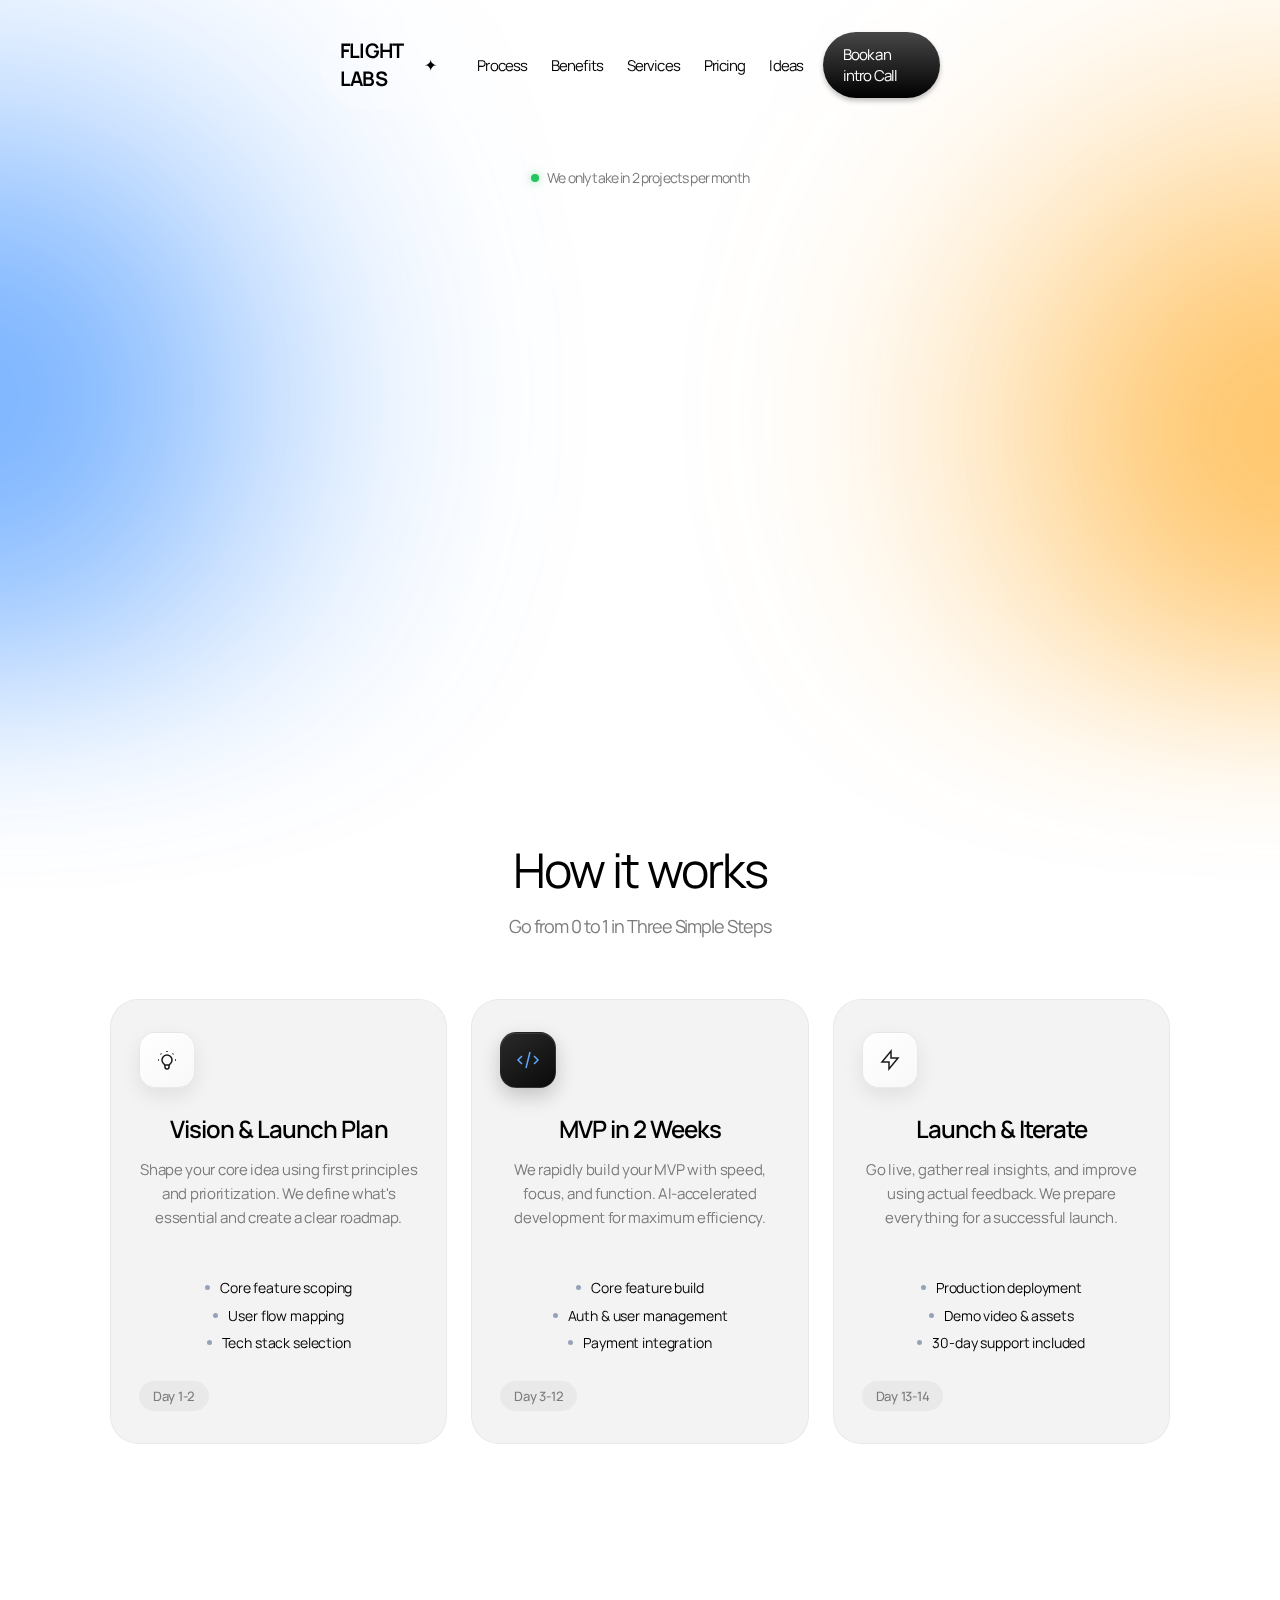
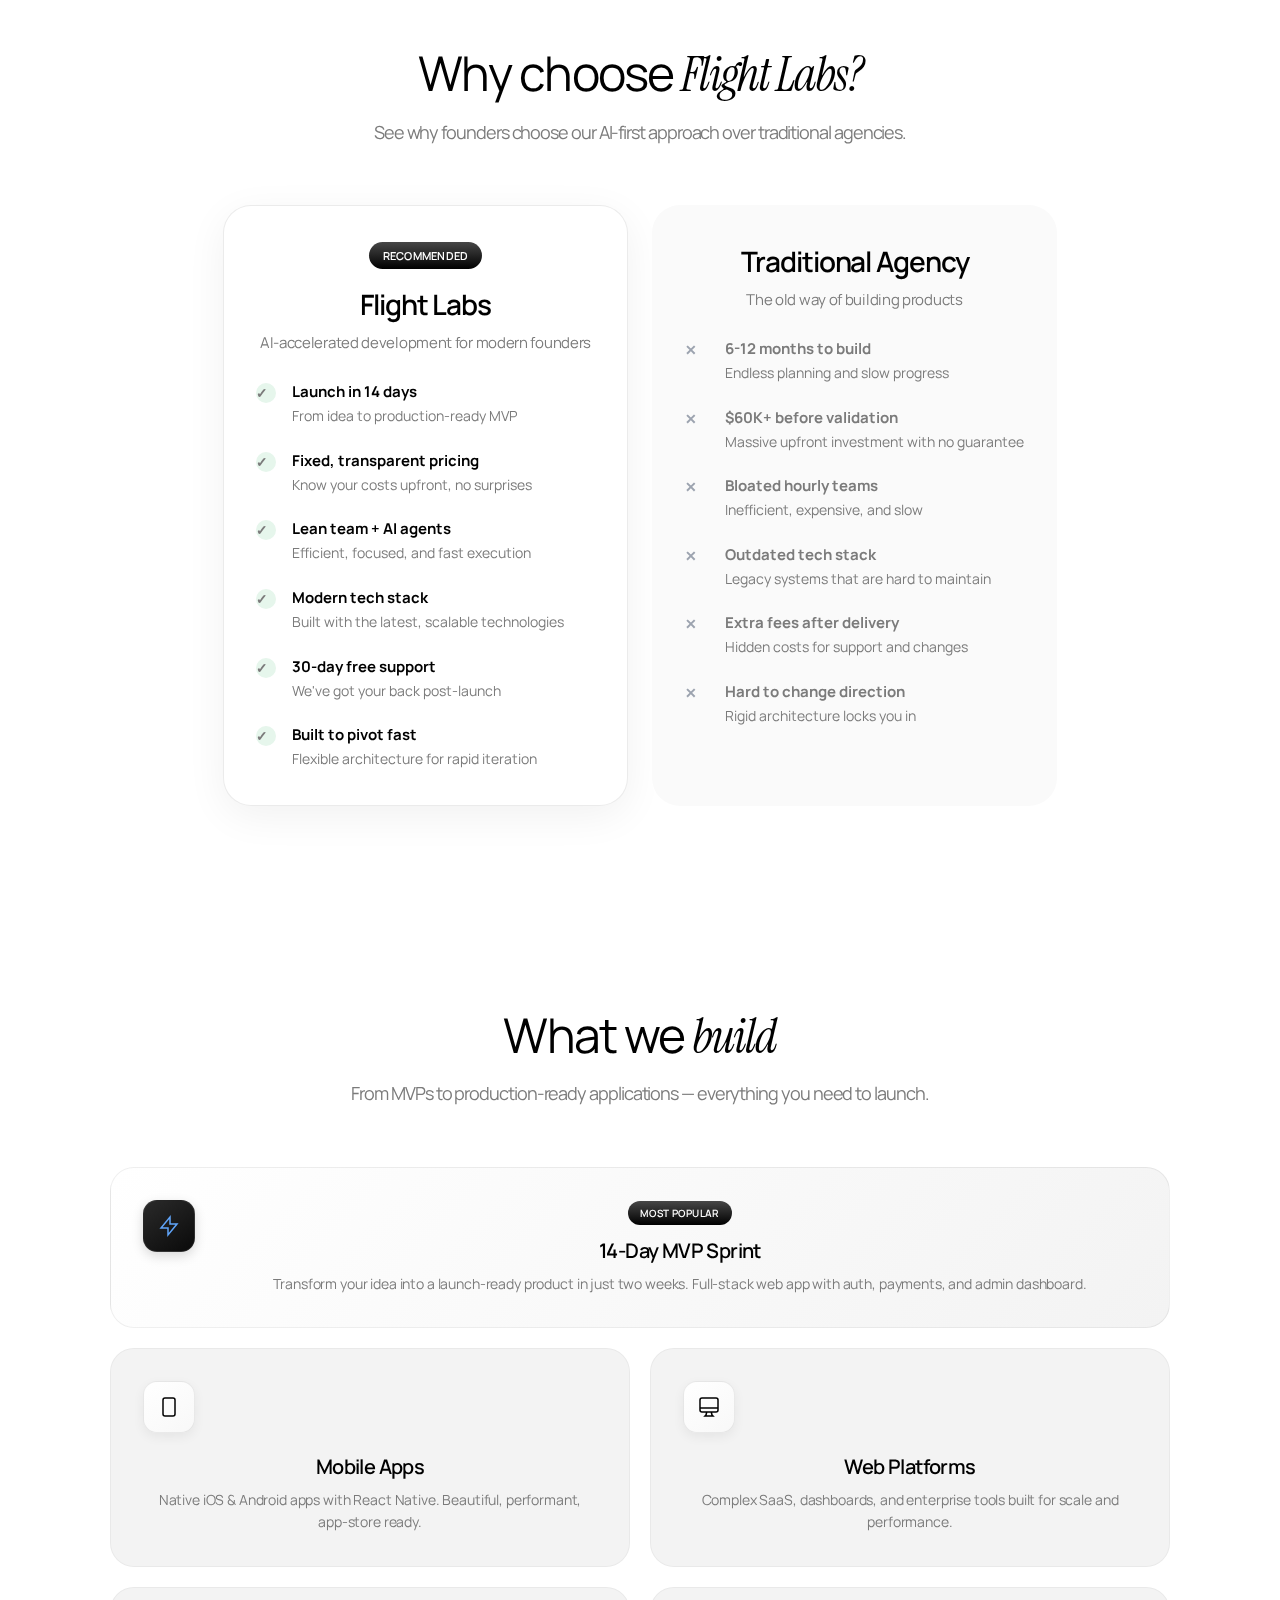
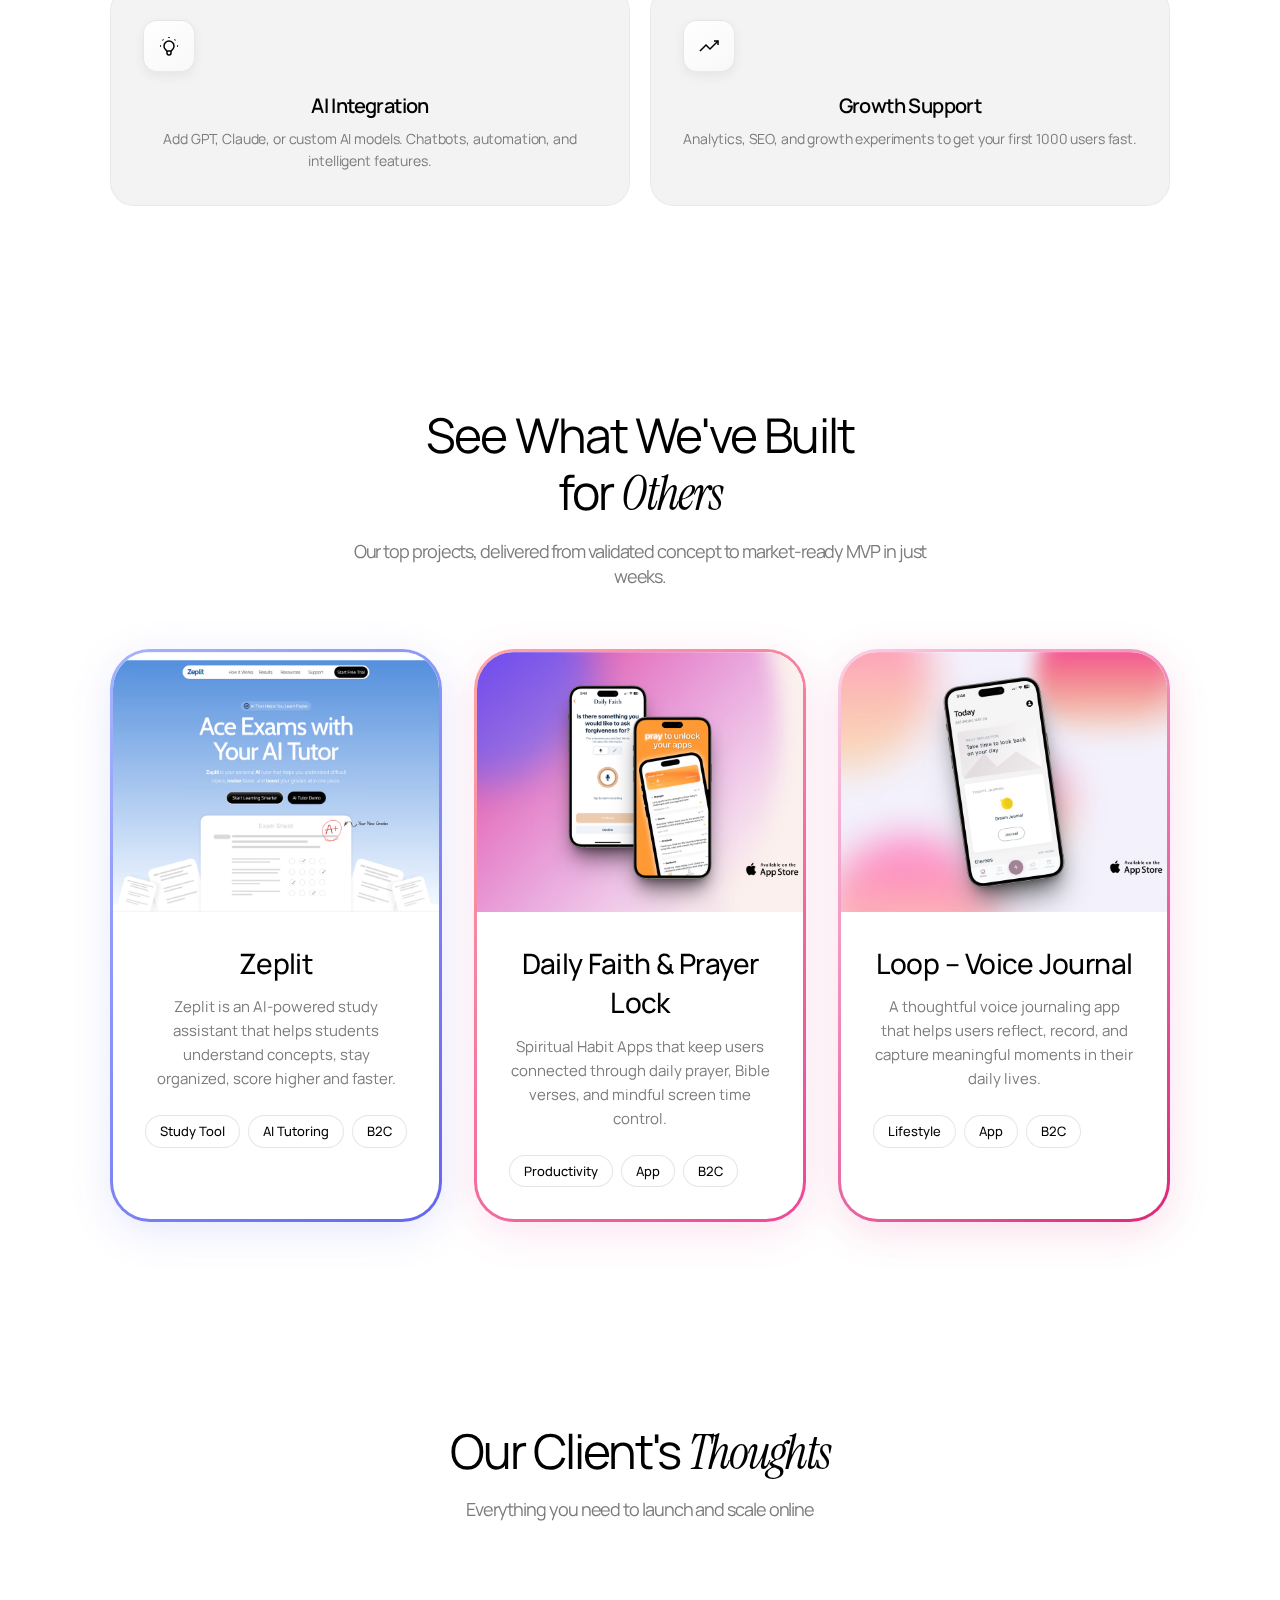
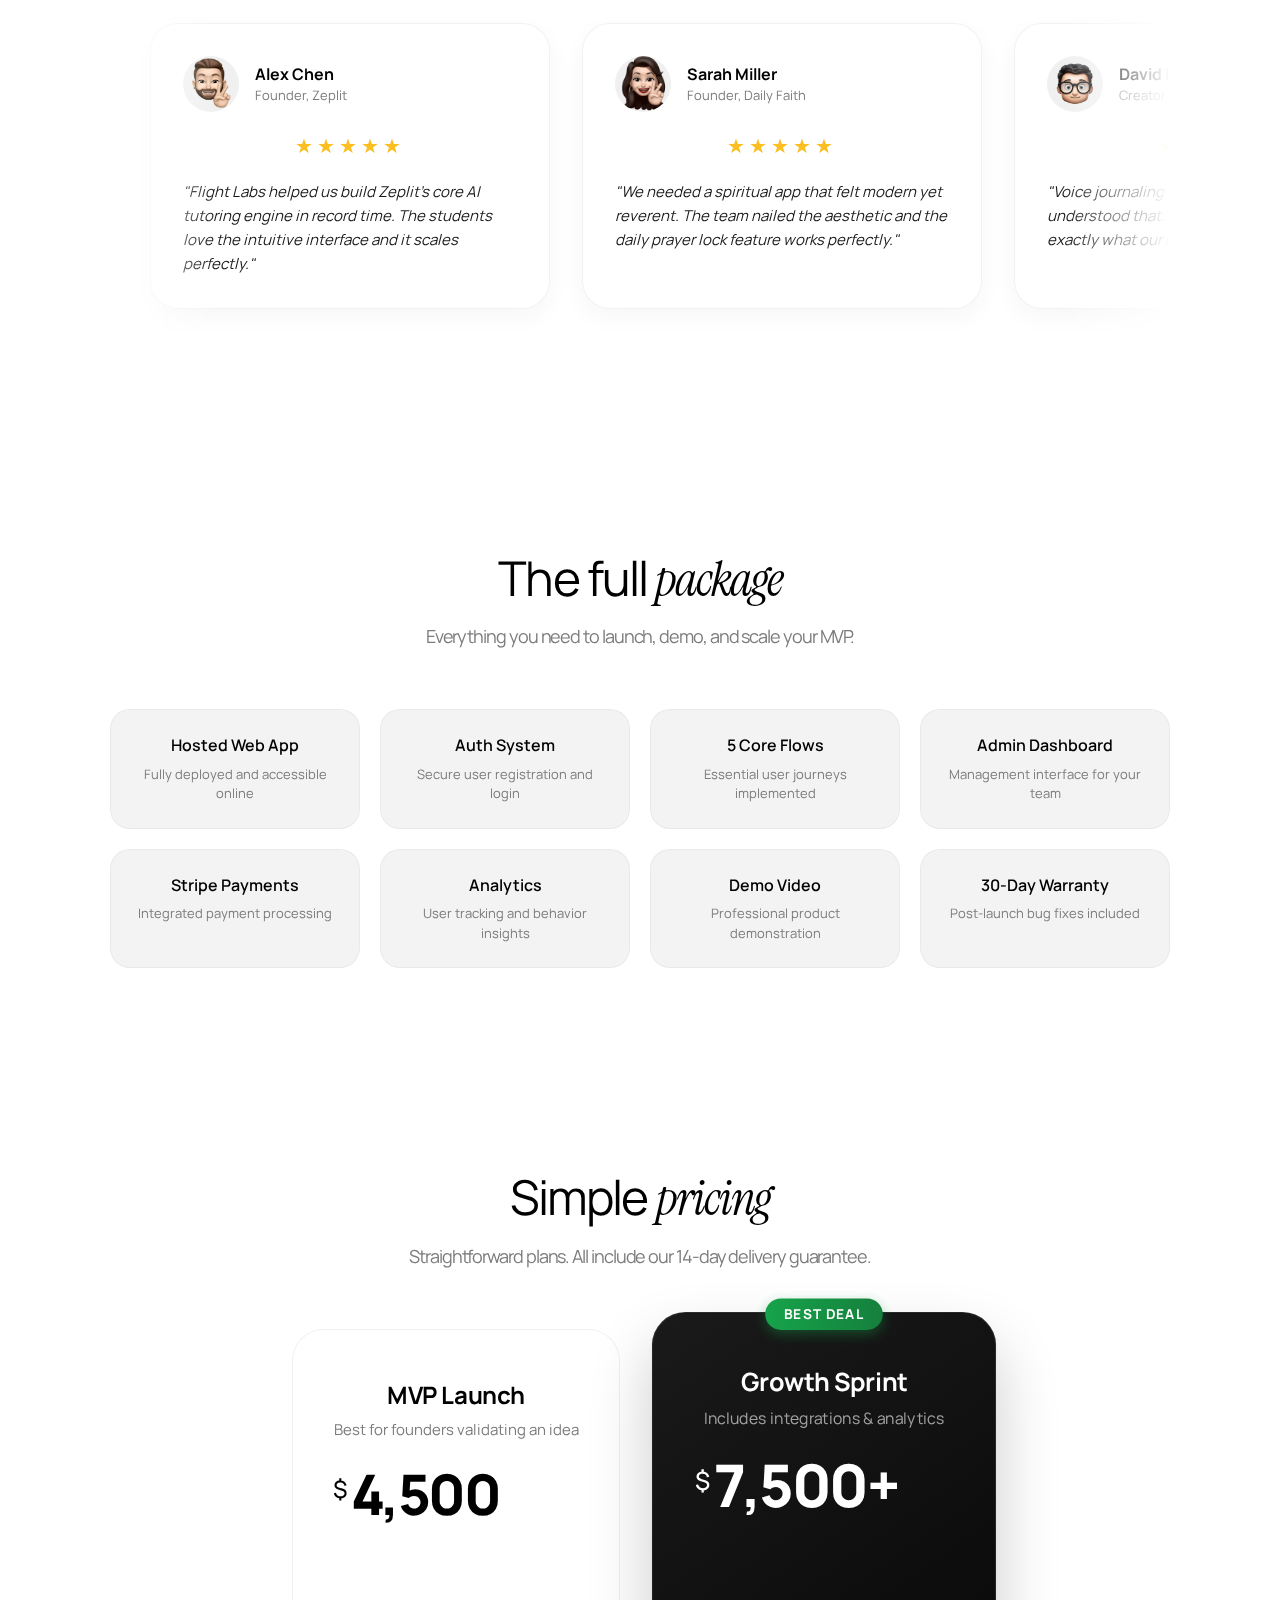
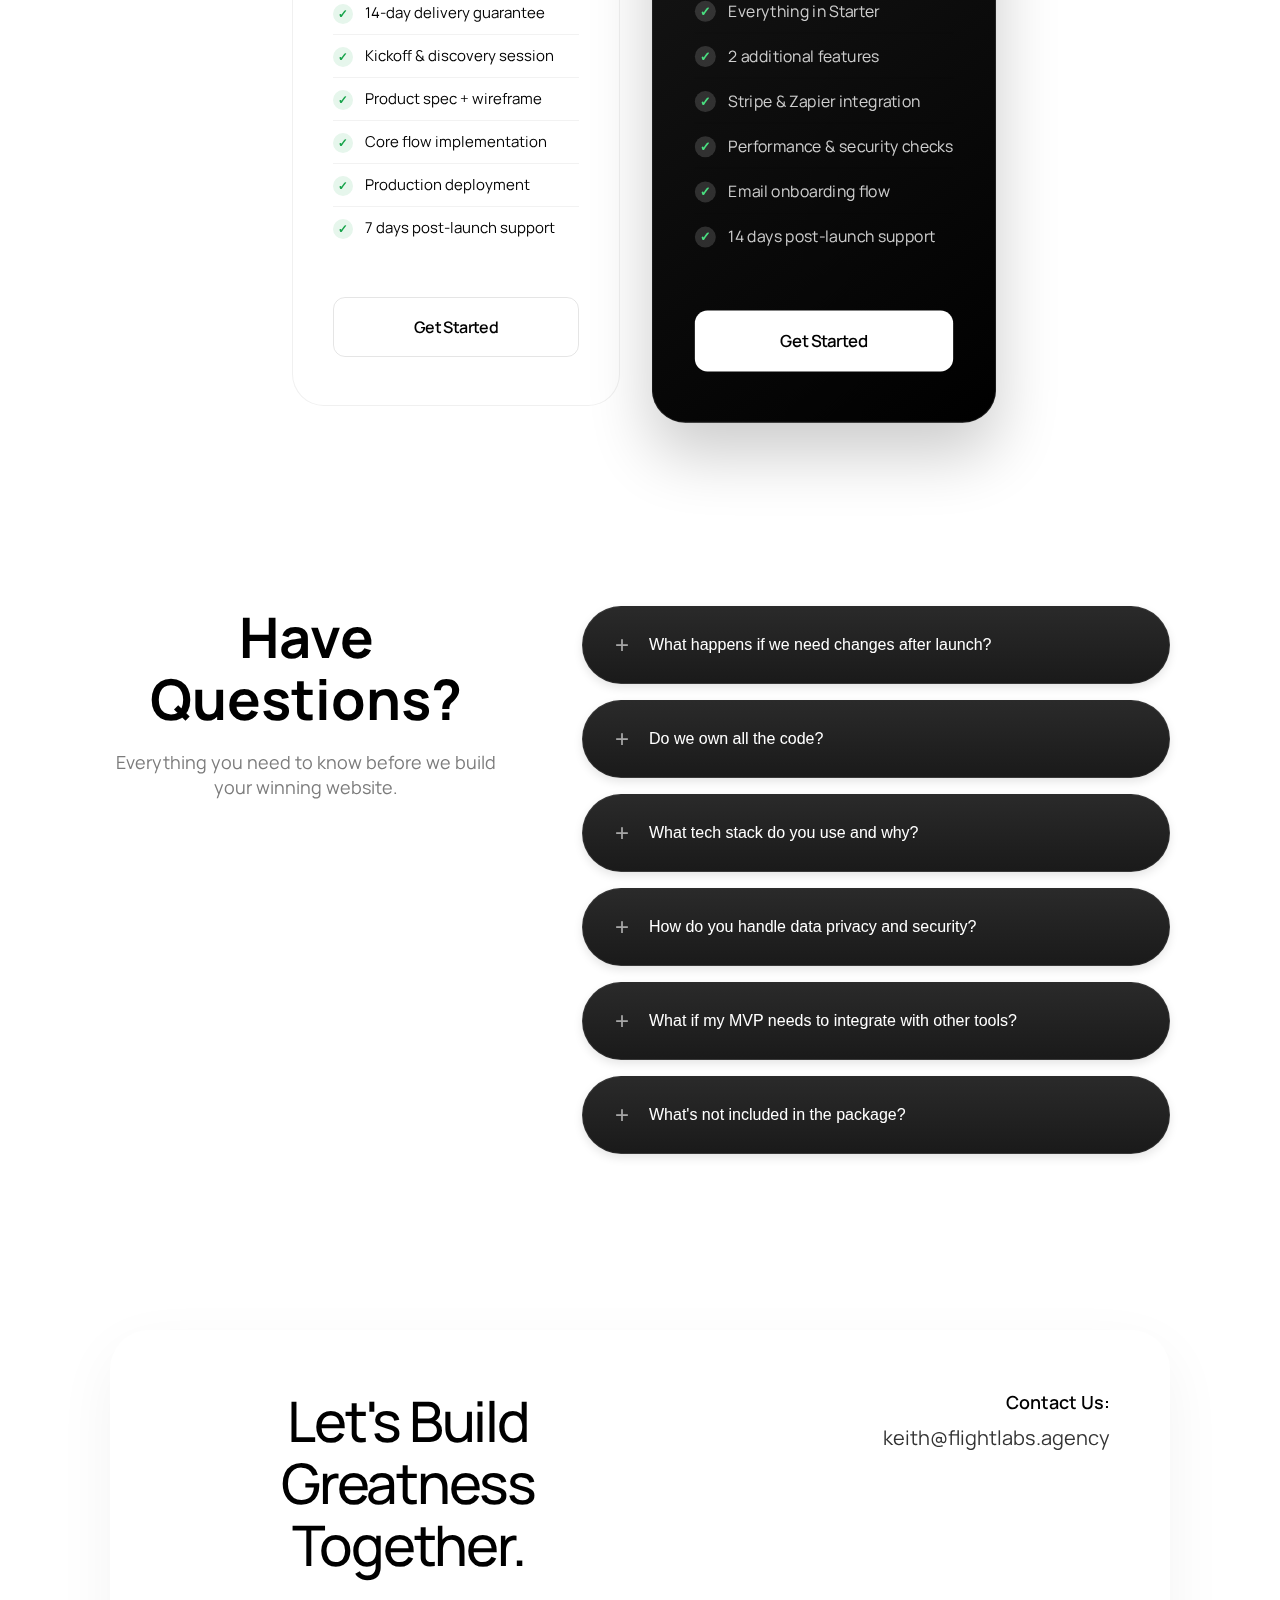
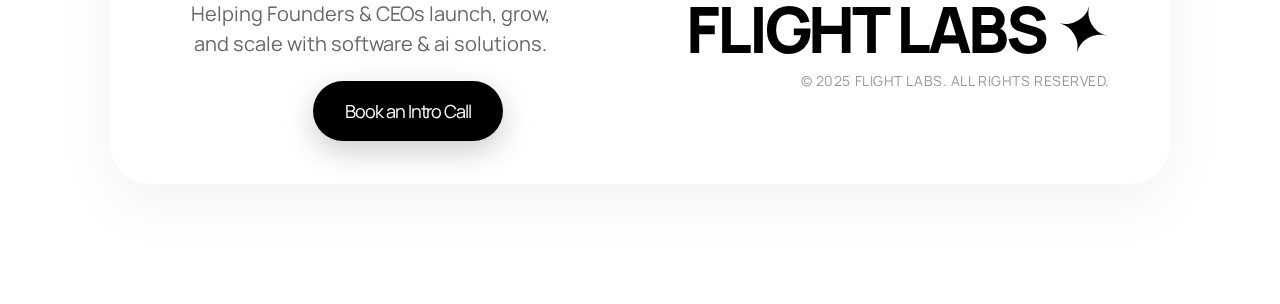
<file: index.html>
<!DOCTYPE html>
<html lang="en">

<head>
    <meta charset="UTF-8">
    <meta name="viewport" content="width=device-width, initial-scale=1.0">
    <title>Flight Labs | From Idea to MVP in 14 Days</title>
    <meta name="description"
        content="Flight Labs helps non-technical founders transform startup ideas into production-ready MVPs within 14 days. Build fast, launch faster.">
    <meta name="keywords" content="MVP development, startup, web app, mobile app, 14 days, non-technical founders">
    <meta property="og:title" content="Flight Labs | From Idea to MVP in 14 Days">
    <meta property="og:description"
        content="Transform your startup idea into a production-ready MVP in just 14 days. No technical skills required.">
    <meta property="og:type" content="website">
    <meta property="og:image" content="Public/socialshare.png">
    <meta name="twitter:card" content="summary_large_image">
    <meta name="twitter:image" content="Public/socialshare.png">
    <link rel="preconnect" href="https://fonts.googleapis.com">
    <link rel="preconnect" href="https://fonts.gstatic.com" crossorigin>
    <link
        href="https://fonts.googleapis.com/css2?family=Manrope:wght@400;500;600;700;800&family=Instrument+Serif:ital@0;1&display=swap"
        rel="stylesheet">
    <link rel="stylesheet" href="styles.css">
    <script defer src="https://data.flightlabs.agency/trackify.js" data-site-id="www-flightlabs-agency-eo2tv"></script>
</head>

<body>
    <!-- Animated Background -->
    <div class="bg-gradient-light">
        <img src="Public/gradients/blue.png" class="blob-img blob-blue" alt="" />
        <img src="Public/gradients/orange.png" class="blob-img blob-orange" alt="" />
    </div>

    <!-- Navigation -->
    <nav class="navbar" id="navbar">
        <div class="nav-container">
            <a href="#" class="logo">
                <span class="logo-icon-text">FLIGHT LABS</span>
                <span class="logo-star">✦</span>
            </a>
            <div class="nav-links" id="navLinks">
                <a href="#process" class="nav-link">Process</a>
                <a href="#benefits" class="nav-link">Benefits</a>
                <a href="#services" class="nav-link">Services</a>
                <a href="#pricing" class="nav-link">Pricing</a>
                <a href="/blog" class="nav-link">Ideas</a>
            </div>
            <a href="https://calendly.com/keithkatale1/discovery-call" target="_blank" class="btn-nav">
                <span>Book an intro Call</span>
            </a>
            <button class="mobile-menu-btn" id="mobileMenuBtn" aria-label="Toggle menu">
                <span></span>
                <span></span>
                <span></span>
            </button>
        </div>
    </nav>

    <!-- Hero Section -->
    <section class="hero" id="hero">
        <div class="hero-container">
            <div class="hero-badge animate-fade-in">
                <span class="badge-dot"></span>
                <span class="badge-text">We only take in 2 projects per month</span>
            </div>

            <h1 class="hero-title animate-fade-in-up">
                Go from <em class="serif">Startup</em><br class="mobile-break">
                <!-- Lightbulb Icon -->
                <span class="inline-icon icon-light">
                    <svg class="icon-svg" viewBox="0 0 24 24" fill="none">
                        <path
                            d="M12 2C8.13 2 5 5.13 5 9c0 2.38 1.19 4.47 3 5.74V17a1 1 0 001 1h6a1 1 0 001-1v-2.26c1.81-1.27 3-3.36 3-5.74 0-3.87-3.13-7-7-7z"
                            fill="url(#bulbGradient)" />
                        <path d="M9 21a1 1 0 001 1h4a1 1 0 001-1v-1H9v1z" fill="#FCD34D" />
                        <path d="M9 18h6v1H9z" fill="#F59E0B" />
                        <circle cx="12" cy="9" r="2" fill="rgba(255,255,255,0.6)" />
                        <defs>
                            <linearGradient id="bulbGradient" x1="12" y1="2" x2="12" y2="17"
                                gradientUnits="userSpaceOnUse">
                                <stop stop-color="#FDE68A" />
                                <stop offset="1" stop-color="#F59E0B" />
                            </linearGradient>
                        </defs>
                    </svg>
                </span>
                <em class="serif">Idea</em>
                <!-- Tablet Break: hidden on mobile/desktop, visible on tablet? user said "on other screen sizes it should be two lines". "Mobile: 3 lines". "Other: 2 lines". so Desktop AND Tablet = 2 lines. -->
                <br class="tablet-break">
                <em class="serif">to</em>
                <!-- Chart Icon -->
                <span class="inline-icon icon-dark">
                    <svg class="icon-svg" viewBox="0 0 24 24" fill="none">
                        <path d="M3 17L9 11L13 15L21 7" stroke="url(#chartGradient)" stroke-width="2.5"
                            stroke-linecap="round" stroke-linejoin="round" />
                        <path d="M17 7H21V11" stroke="url(#chartGradient)" stroke-width="2.5" stroke-linecap="round"
                            stroke-linejoin="round" />
                        <defs>
                            <linearGradient id="chartGradient" x1="3" y1="7" x2="21" y2="17"
                                gradientUnits="userSpaceOnUse">
                                <stop stop-color="#60A5FA" />
                                <stop offset="1" stop-color="#3B82F6" />
                            </linearGradient>
                        </defs>
                    </svg>
                </span><br class="mobile-break">
                <em class="serif">Product</em> In 14days.
            </h1>

            <p class="hero-subtitle animate-fade-in-up delay-1">
                If you want speed and efficiency, we'll handle all the development<br>
                and technical work for you — ready for launch within 14 days.<br>
                <span class="subtitle-highlight">2 products launched last month</span>
            </p>

            <div class="hero-ctas animate-fade-in-up delay-2">
                <a href="https://calendly.com/keithkatale1/discovery-call" target="_blank" class="btn btn-dark">
                    Book an Intro Call
                </a>
                <a href="#pricing" class="btn btn-outline">
                    View Plans
                </a>
            </div>


            <!-- Process Section -->
            <section class="section process-section" id="process">
                <div class="container">
                    <div class="section-header">
                        <h2 class="section-title">How it works</h2>
                        <p class="section-subtitle">Go from 0 to 1 in Three Simple Steps</p>
                    </div>
                    <div class="process-grid">
                        <!-- Card 1 -->
                        <div class="process-card">
                            <div class="process-icon icon-light-bg">
                                <svg viewBox="0 0 24 24" fill="none" stroke="currentColor" stroke-width="1.5">
                                    <path
                                        d="M9.663 17h4.673M12 3v1m6.364 1.636l-.707.707M21 12h-1M4 12H3m3.343-5.657l-.707-.707m2.828 9.9a5 5 0 117.072 0l-.548.547A3.374 3.374 0 0014 18.469V19a2 2 0 11-4 0v-.531c0-.895-.356-1.754-.988-2.386l-.548-.547z" />
                                </svg>
                            </div>
                            <h3 class="process-title">Vision & Launch Plan</h3>
                            <p class="process-desc">Shape your core idea using first principles and prioritization. We
                                define
                                what's essential and create a clear roadmap.</p>
                            <ul class="process-list">
                                <li>Core feature scoping</li>
                                <li>User flow mapping</li>
                                <li>Tech stack selection</li>
                            </ul>
                            <span class="process-timeline">Day 1-2</span>
                        </div>

                        <!-- Card 2 -->
                        <div class="process-card">
                            <div class="process-icon icon-dark-bg">
                                <svg viewBox="0 0 24 24" fill="none" stroke="currentColor" stroke-width="1.5">
                                    <path d="M10 20l4-16m4 4l4 4-4 4M6 16l-4-4 4-4" />
                                </svg>
                            </div>
                            <h3 class="process-title">MVP in 2 Weeks</h3>
                            <p class="process-desc">We rapidly build your MVP with speed, focus, and function.
                                AI-accelerated
                                development for maximum efficiency.</p>
                            <ul class="process-list">
                                <li>Core feature build</li>
                                <li>Auth & user management</li>
                                <li>Payment integration</li>
                            </ul>
                            <span class="process-timeline">Day 3-12</span>
                        </div>

                        <!-- Card 3 -->
                        <div class="process-card">
                            <div class="process-icon icon-light-bg">
                                <svg viewBox="0 0 24 24" fill="none" stroke="currentColor" stroke-width="1.5">
                                    <path d="M13 10V3L4 14h7v7l9-11h-7z" />
                                </svg>
                            </div>
                            <h3 class="process-title">Launch & Iterate</h3>
                            <p class="process-desc">Go live, gather real insights, and improve using actual feedback. We
                                prepare
                                everything for a successful launch.</p>
                            <ul class="process-list">
                                <li>Production deployment</li>
                                <li>Demo video & assets</li>
                                <li>30-day support included</li>
                            </ul>
                            <span class="process-timeline">Day 13-14</span>
                        </div>
                    </div>
                </div>
            </section>

            <!-- Benefits / Comparison Section -->
            <section class="section benefits-section" id="benefits">
                <div class="container">
                    <div class="section-header">
                        <h2 class="section-title">Why choose <em class="serif">Flight Labs?</em></h2>
                        <p class="section-subtitle">See why founders choose our AI-first approach over traditional
                            agencies.</p>
                    </div>

                    <div class="comparison-cards">
                        <!-- Flight Labs Card -->
                        <div class="comparison-card card-featured">
                            <div class="card-header">
                                <span class="card-badge">Recommended</span>
                                <h3 class="card-title">Flight Labs</h3>
                                <p class="card-desc">AI-accelerated development for modern founders</p>
                            </div>
                            <ul class="comparison-list">
                                <li>
                                    <span class="check-icon">✓</span>
                                    <div>
                                        <strong>Launch in 14 days</strong>
                                        <span>From idea to production-ready MVP</span>
                                    </div>
                                </li>
                                <li>
                                    <span class="check-icon">✓</span>
                                    <div>
                                        <strong>Fixed, transparent pricing</strong>
                                        <span>Know your costs upfront, no surprises</span>
                                    </div>
                                </li>
                                <li>
                                    <span class="check-icon">✓</span>
                                    <div>
                                        <strong>Lean team + AI agents</strong>
                                        <span>Efficient, focused, and fast execution</span>
                                    </div>
                                </li>
                                <li>
                                    <span class="check-icon">✓</span>
                                    <div>
                                        <strong>Modern tech stack</strong>
                                        <span>Built with the latest, scalable technologies</span>
                                    </div>
                                </li>
                                <li>
                                    <span class="check-icon">✓</span>
                                    <div>
                                        <strong>30-day free support</strong>
                                        <span>We've got your back post-launch</span>
                                    </div>
                                </li>
                                <li>
                                    <span class="check-icon">✓</span>
                                    <div>
                                        <strong>Built to pivot fast</strong>
                                        <span>Flexible architecture for rapid iteration</span>
                                    </div>
                                </li>
                            </ul>
                        </div>

                        <!-- Traditional Agency Card -->
                        <div class="comparison-card card-muted">
                            <div class="card-header">
                                <h3 class="card-title">Traditional Agency</h3>
                                <p class="card-desc">The old way of building products</p>
                            </div>
                            <ul class="comparison-list">
                                <li>
                                    <span class="cross-icon">✕</span>
                                    <div>
                                        <strong>6-12 months to build</strong>
                                        <span>Endless planning and slow progress</span>
                                    </div>
                                </li>
                                <li>
                                    <span class="cross-icon">✕</span>
                                    <div>
                                        <strong>$60K+ before validation</strong>
                                        <span>Massive upfront investment with no guarantee</span>
                                    </div>
                                </li>
                                <li>
                                    <span class="cross-icon">✕</span>
                                    <div>
                                        <strong>Bloated hourly teams</strong>
                                        <span>Inefficient, expensive, and slow</span>
                                    </div>
                                </li>
                                <li>
                                    <span class="cross-icon">✕</span>
                                    <div>
                                        <strong>Outdated tech stack</strong>
                                        <span>Legacy systems that are hard to maintain</span>
                                    </div>
                                </li>
                                <li>
                                    <span class="cross-icon">✕</span>
                                    <div>
                                        <strong>Extra fees after delivery</strong>
                                        <span>Hidden costs for support and changes</span>
                                    </div>
                                </li>
                                <li>
                                    <span class="cross-icon">✕</span>
                                    <div>
                                        <strong>Hard to change direction</strong>
                                        <span>Rigid architecture locks you in</span>
                                    </div>
                                </li>
                            </ul>
                        </div>
                    </div>
                </div>
            </section>

            <!-- Services Section -->
            <section class="section services-section" id="services">
                <div class="container">
                    <div class="section-header">
                        <h2 class="section-title">What we <em class="serif">build</em></h2>
                        <p class="section-subtitle">From MVPs to production-ready applications — everything you need to
                            launch.
                        </p>
                    </div>

                    <div class="services-bento">
                        <!-- Featured Service -->
                        <div class="service-item featured">
                            <div class="service-icon icon-dark-bg">
                                <svg viewBox="0 0 24 24" fill="none" stroke="currentColor" stroke-width="1.5">
                                    <path d="M13 10V3L4 14h7v7l9-11h-7z" />
                                </svg>
                            </div>
                            <div class="service-content">
                                <span class="service-badge">Most Popular</span>
                                <h3>14-Day MVP Sprint</h3>
                                <p>Transform your idea into a launch-ready product in just two weeks. Full-stack web app
                                    with
                                    auth, payments, and admin dashboard.</p>
                            </div>
                        </div>

                        <!-- Mobile Apps -->
                        <div class="service-item">
                            <div class="service-icon icon-light-bg">
                                <svg viewBox="0 0 24 24" fill="none" stroke="currentColor" stroke-width="1.5">
                                    <path
                                        d="M12 18h.01M8 21h8a2 2 0 002-2V5a2 2 0 00-2-2H8a2 2 0 00-2 2v14a2 2 0 002 2z" />
                                </svg>
                            </div>
                            <div class="service-content">
                                <h3>Mobile Apps</h3>
                                <p>Native iOS & Android apps with React Native. Beautiful, performant, app-store ready.
                                </p>
                            </div>
                        </div>

                        <!-- Web Platforms -->
                        <div class="service-item">
                            <div class="service-icon icon-light-bg">
                                <svg viewBox="0 0 24 24" fill="none" stroke="currentColor" stroke-width="1.5">
                                    <path
                                        d="M9.75 17L9 20l-1 1h8l-1-1-.75-3M3 13h18M5 17h14a2 2 0 002-2V5a2 2 0 00-2-2H5a2 2 0 00-2 2v10a2 2 0 002 2z" />
                                </svg>
                            </div>
                            <div class="service-content">
                                <h3>Web Platforms</h3>
                                <p>Complex SaaS, dashboards, and enterprise tools built for scale and performance.</p>
                            </div>
                        </div>

                        <!-- AI Integration -->
                        <div class="service-item">
                            <div class="service-icon icon-light-bg">
                                <svg viewBox="0 0 24 24" fill="none" stroke="currentColor" stroke-width="1.5">
                                    <path
                                        d="M9.663 17h4.673M12 3v1m6.364 1.636l-.707.707M21 12h-1M4 12H3m3.343-5.657l-.707-.707m2.828 9.9a5 5 0 117.072 0l-.548.547A3.374 3.374 0 0014 18.469V19a2 2 0 11-4 0v-.531c0-.895-.356-1.754-.988-2.386l-.548-.547z" />
                                </svg>
                            </div>
                            <div class="service-content">
                                <h3>AI Integration</h3>
                                <p>Add GPT, Claude, or custom AI models. Chatbots, automation, and intelligent features.
                                </p>
                            </div>
                        </div>

                        <!-- Growth Support -->
                        <div class="service-item">
                            <div class="service-icon icon-light-bg">
                                <svg viewBox="0 0 24 24" fill="none" stroke="currentColor" stroke-width="1.5">
                                    <path d="M3 17L9 11L13 15L21 7" />
                                    <path d="M17 7H21V11" />
                                </svg>
                            </div>
                            <div class="service-content">
                                <h3>Growth Support</h3>
                                <p>Analytics, SEO, and growth experiments to get your first 1000 users fast.</p>
                            </div>
                        </div>
                    </div>
                </div>
            </section>

            <!-- Portfolio / Work Section -->
            <section class="section work-section" id="work">
                <div class="container">
                    <div class="section-header">
                        <h2 class="section-title">See What We've Built <br class="hidden-mobile" /> for <em
                                class="serif">Others</em></h2>
                        <p class="section-subtitle">Our top projects, delivered from validated concept to market-ready
                            MVP in
                            just weeks.</p>
                    </div>
                    <div class="work-grid">
                        <!-- Zeplit -->
                        <div class="work-card">
                            <div class="work-image-wrapper">
                                <img src="Public/zeplit.png" alt="Zeplit Interface" class="work-image">
                            </div>
                            <div class="work-content">
                                <h3 class="work-title">Zeplit</h3>
                                <p class="work-desc">Zeplit is an AI-powered study assistant that helps students
                                    understand
                                    concepts, stay organized, score higher and faster.</p>
                                <div class="work-tags">
                                    <span class="work-pill">Study Tool</span>
                                    <span class="work-pill">AI Tutoring</span>
                                    <span class="work-pill">B2C</span>
                                </div>
                            </div>
                        </div>

                        <!-- Daily Faith -->
                        <div class="work-card">
                            <div class="work-image-wrapper">
                                <img src="Public/dailyfaith.png" alt="Daily Faith App" class="work-image">
                            </div>
                            <div class="work-content">
                                <h3 class="work-title">Daily Faith & Prayer Lock</h3>
                                <p class="work-desc">Spiritual Habit Apps that keep users connected through daily
                                    prayer, Bible
                                    verses, and mindful screen time control.</p>
                                <div class="work-tags">
                                    <span class="work-pill">Productivity</span>
                                    <span class="work-pill">App</span>
                                    <span class="work-pill">B2C</span>
                                </div>
                            </div>
                        </div>

                        <!-- Loop -->
                        <div class="work-card">
                            <div class="work-image-wrapper">
                                <img src="Public/loop.png" alt="Loop App" class="work-image">
                            </div>
                            <div class="work-content">
                                <h3 class="work-title">Loop – Voice Journal</h3>
                                <p class="work-desc">A thoughtful voice journaling app that helps users reflect, record,
                                    and
                                    capture meaningful moments in their daily lives.</p>
                                <div class="work-tags">
                                    <span class="work-pill">Lifestyle</span>
                                    <span class="work-pill">App</span>
                                    <span class="work-pill">B2C</span>
                                </div>
                            </div>
                        </div>
                    </div>
                </div>
            </section>

            <!-- Testimonials Section -->
            <section class="section testimonials-section">
                <div class="container">
                    <div class="section-header">
                        <h2 class="section-title">Our Client's <em class="serif">Thoughts</em></h2>
                        <p class="section-subtitle">Everything you need to launch and scale online</p>
                    </div>

                    <div class="testimonials-marquee">
                        <div class="testimonials-track">
                            <!-- Original Set -->
                            <!-- Alex (Zeplit) -->
                            <div class="testimonial-card">
                                <div class="testimonial-header">
                                    <img src="Public/people/VjsU7o1YGCwqS9huL6A3nONNDM.png" alt="Alex Chen"
                                        class="author-avatar-img">
                                    <div class="author-info">
                                        <span class="author-name">Alex Chen</span>
                                        <span class="author-title">Founder, Zeplit</span>
                                    </div>
                                </div>
                                <div class="testimonial-stars">★★★★★</div>
                                <p class="testimonial-text">"Flight Labs helped us build Zeplit's core AI tutoring
                                    engine in
                                    record time. The students love the intuitive interface and it scales perfectly."</p>
                            </div>

                            <!-- Sarah (Daily Faith) -->
                            <div class="testimonial-card">
                                <div class="testimonial-header">
                                    <img src="Public/people/QAOhsZUyiilbpNq3Jp3OF0p55Wo.png" alt="Sarah Miller"
                                        class="author-avatar-img">
                                    <div class="author-info">
                                        <span class="author-name">Sarah Miller</span>
                                        <span class="author-title">Founder, Daily Faith</span>
                                    </div>
                                </div>
                                <div class="testimonial-stars">★★★★★</div>
                                <p class="testimonial-text">"We needed a spiritual app that felt modern yet reverent.
                                    The team
                                    nailed the aesthetic and the daily prayer lock feature works perfectly."</p>
                            </div>

                            <!-- David (Loop) -->
                            <div class="testimonial-card">
                                <div class="testimonial-header">
                                    <img src="Public/people/Vy5uN8ZutPKnGzqUrqMqdp4Wmuc.png" alt="David Park"
                                        class="author-avatar-img">
                                    <div class="author-info">
                                        <span class="author-name">David Park</span>
                                        <span class="author-title">Creator, Loop</span>
                                    </div>
                                </div>
                                <div class="testimonial-stars">★★★★★</div>
                                <p class="testimonial-text">"Voice journaling is intimate, and Flight Labs understood
                                    that. The
                                    app is fast, beautiful, and exactly what our users needed."</p>
                            </div>

                            <!-- Duplicated Set for Infinite Scroll -->
                            <!-- Alex (Zeplit) -->
                            <div class="testimonial-card">
                                <div class="testimonial-header">
                                    <img src="Public/people/VjsU7o1YGCwqS9huL6A3nONNDM.png" alt="Alex Chen"
                                        class="author-avatar-img">
                                    <div class="author-info">
                                        <span class="author-name">Alex Chen</span>
                                        <span class="author-title">Founder, Zeplit</span>
                                    </div>
                                </div>
                                <div class="testimonial-stars">★★★★★</div>
                                <p class="testimonial-text">"Flight Labs helped us build Zeplit's core AI tutoring
                                    engine in
                                    record time. The students love the intuitive interface and it scales perfectly."</p>
                            </div>

                            <!-- Sarah (Daily Faith) -->
                            <div class="testimonial-card">
                                <div class="testimonial-header">
                                    <img src="Public/people/QAOhsZUyiilbpNq3Jp3OF0p55Wo.png" alt="Sarah Miller"
                                        class="author-avatar-img">
                                    <div class="author-info">
                                        <span class="author-name">Sarah Miller</span>
                                        <span class="author-title">Founder, Daily Faith</span>
                                    </div>
                                </div>
                                <div class="testimonial-stars">★★★★★</div>
                                <p class="testimonial-text">"We needed a spiritual app that felt modern yet reverent.
                                    The team
                                    nailed the aesthetic and the daily prayer lock feature works perfectly."</p>
                            </div>

                            <!-- David (Loop) -->
                            <div class="testimonial-card">
                                <div class="testimonial-header">
                                    <img src="Public/people/Vy5uN8ZutPKnGzqUrqMqdp4Wmuc.png" alt="David Park"
                                        class="author-avatar-img">
                                    <div class="author-info">
                                        <span class="author-name">David Park</span>
                                        <span class="author-title">Creator, Loop</span>
                                    </div>
                                </div>
                                <div class="testimonial-stars">★★★★★</div>
                                <p class="testimonial-text">"Voice journaling is intimate, and Flight Labs understood
                                    that. The
                                    app is fast, beautiful, and exactly what our users needed."</p>
                            </div>
                        </div>
                    </div>
                </div>
            </section>

            <!-- What You Get Section -->
            <section class="section deliverables-section">
                <div class="container">
                    <div class="section-header">
                        <h2 class="section-title">The full <em class="serif">package</em></h2>
                        <p class="section-subtitle">Everything you need to launch, demo, and scale your MVP.</p>
                    </div>
                    <div class="deliverables-grid">
                        <div class="deliverable-item">
                            <h4>Hosted Web App</h4>
                            <p>Fully deployed and accessible online</p>
                        </div>
                        <div class="deliverable-item">
                            <h4>Auth System</h4>
                            <p>Secure user registration and login</p>
                        </div>
                        <div class="deliverable-item">
                            <h4>5 Core Flows</h4>
                            <p>Essential user journeys implemented</p>
                        </div>
                        <div class="deliverable-item">
                            <h4>Admin Dashboard</h4>
                            <p>Management interface for your team</p>
                        </div>
                        <div class="deliverable-item">
                            <h4>Stripe Payments</h4>
                            <p>Integrated payment processing</p>
                        </div>
                        <div class="deliverable-item">
                            <h4>Analytics</h4>
                            <p>User tracking and behavior insights</p>
                        </div>
                        <div class="deliverable-item">
                            <h4>Demo Video</h4>
                            <p>Professional product demonstration</p>
                        </div>
                        <div class="deliverable-item">
                            <h4>30-Day Warranty</h4>
                            <p>Post-launch bug fixes included</p>
                        </div>
                    </div>
                </div>
            </section>

            <!-- Pricing Section -->
            <section class="section pricing-section" id="pricing">
                <div class="container">
                    <div class="section-header">
                        <h2 class="section-title">Simple <em class="serif">pricing</em></h2>
                        <p class="section-subtitle">Straightforward plans. All include our 14-day delivery guarantee.
                        </p>
                    </div>
                    <div class="pricing-grid">
                        <div class="pricing-card">
                            <div class="pricing-header">
                                <h3 class="pricing-name">MVP Launch</h3>
                                <p class="pricing-desc">Best for founders validating an idea</p>
                                <div class="pricing-price">
                                    <span class="currency">$</span>
                                    <span class="amount">4,500</span>
                                </div>
                            </div>
                            <ul class="pricing-features">
                                <li><span class="check-icon">✓</span> 14-day delivery guarantee</li>
                                <li><span class="check-icon">✓</span> Kickoff & discovery session</li>
                                <li><span class="check-icon">✓</span> Product spec + wireframe</li>
                                <li><span class="check-icon">✓</span> Core flow implementation</li>
                                <li><span class="check-icon">✓</span> Production deployment</li>
                                <li><span class="check-icon">✓</span> 7 days post-launch support</li>
                            </ul>
                            <a href="#contact" class="pricing-cta">Get Started</a>
                        </div>
                        <div class="pricing-card featured">
                            <div class="pricing-badge">Best Deal</div>
                            <div class="pricing-header">
                                <h3 class="pricing-name">Growth Sprint</h3>
                                <p class="pricing-desc">Includes integrations & analytics</p>
                                <div class="pricing-price">
                                    <span class="currency">$</span>
                                    <span class="amount">7,500+</span>
                                </div>
                            </div>
                            <ul class="pricing-features">
                                <li><span class="check-icon">✓</span> Everything in Starter</li>
                                <li><span class="check-icon">✓</span> 2 additional features</li>
                                <li><span class="check-icon">✓</span> Stripe & Zapier integration</li>
                                <li><span class="check-icon">✓</span> Performance & security checks</li>
                                <li><span class="check-icon">✓</span> Email onboarding flow</li>
                                <li><span class="check-icon">✓</span> 14 days post-launch support</li>
                            </ul>
                            <a href="#contact" class="pricing-cta featured">Get Started</a>
                        </div>
                    </div>
                </div>
            </section>

            <!-- FAQ Section (Rebuilt) -->
            <section class="section faq-section" id="faq">
                <div class="container">
                    <div class="faq-layout">
                        <div class="faq-header-col">
                            <h2 class="faq-title">Have Questions?</h2>
                            <p class="faq-subtitle">Everything you need to know before we build your winning website.
                            </p>
                        </div>
                        <div class="faq-list-col" id="faq-list">
                            <!-- Item 1 -->
                            <div class="faq-item">
                                <button class="faq-trigger" onclick="toggleFaq(this)">
                                    <span class="faq-icon">+</span>
                                    <span class="faq-label">What happens if we need changes after launch?</span>
                                </button>
                                <div class="faq-content">
                                    <div class="faq-inner">
                                        <p>We offer flexible retainer plans for ongoing development. Or you can hire
                                            your own
                                            team — we'll ensure smooth handoff with documentation.</p>
                                    </div>
                                </div>
                            </div>

                            <!-- Item 2 -->
                            <div class="faq-item">
                                <button class="faq-trigger" onclick="toggleFaq(this)">
                                    <span class="faq-icon">+</span>
                                    <span class="faq-label">Do we own all the code?</span>
                                </button>
                                <div class="faq-content">
                                    <div class="faq-inner">
                                        <p>Yes, 100%. We transfer all code and assets to your repository upon project
                                            completion. It's your product, your IP.</p>
                                    </div>
                                </div>
                            </div>

                            <!-- Item 3 -->
                            <div class="faq-item">
                                <button class="faq-trigger" onclick="toggleFaq(this)">
                                    <span class="faq-icon">+</span>
                                    <span class="faq-label">What tech stack do you use and why?</span>
                                </button>
                                <div class="faq-content">
                                    <div class="faq-inner">
                                        <p>We use modern, scalable tech like React, Next.js, and Node.js to ensure your
                                            MVP is
                                            fast, secure, and ready to scale.</p>
                                    </div>
                                </div>
                            </div>

                            <!-- Item 4 -->
                            <div class="faq-item">
                                <button class="faq-trigger" onclick="toggleFaq(this)">
                                    <span class="faq-icon">+</span>
                                    <span class="faq-label">How do you handle data privacy and security?</span>
                                </button>
                                <div class="faq-content">
                                    <div class="faq-inner">
                                        <p>Your data is safe with us. We follow industry-standard security practices
                                            such as
                                            encrypted storage, secure user authentication, and periodic security reviews
                                            to
                                            ensure your MVP is protected from day one.</p>
                                    </div>
                                </div>
                            </div>

                            <!-- Item 5 -->
                            <div class="faq-item">
                                <button class="faq-trigger" onclick="toggleFaq(this)">
                                    <span class="faq-icon">+</span>
                                    <span class="faq-label">What if my MVP needs to integrate with other tools?</span>
                                </button>
                                <div class="faq-content">
                                    <div class="faq-inner">
                                        <p>No problem. We specialize in integrating with leading SaaS tools and APIs. If
                                            you
                                            have specific platforms in mind, we'll plan for them during the discovery
                                            phase to
                                            guarantee seamless integration.</p>
                                    </div>
                                </div>
                            </div>

                            <!-- Item 6 -->
                            <div class="faq-item">
                                <button class="faq-trigger" onclick="toggleFaq(this)">
                                    <span class="faq-icon">+</span>
                                    <span class="faq-label">What's not included in the package?</span>
                                </button>
                                <div class="faq-content">
                                    <div class="faq-inner">
                                        <p>Our base package covers the full MVP build, but ongoing maintenance, advanced
                                            customizations, and marketing services are not included. If needed, we can
                                            discuss
                                            and upgrade to a custom growth plan accordingly.</p>
                                    </div>
                                </div>
                            </div>
                        </div>
                    </div>
                </div>
            </section>

            <script>
                function toggleFaq(button) {
                    const item = button.parentElement;
                    const content = item.querySelector('.faq-content');
                    const isActive = item.classList.contains('active');

                    // Close all others
                    document.querySelectorAll('.faq-item').forEach(other => {
                        other.classList.remove('active');
                        other.querySelector('.faq-content').style.maxHeight = null;
                    });

                    // Toggle current
                    if (!isActive) {
                        item.classList.add('active');
                        content.style.maxHeight = content.scrollHeight + "px";
                    } else {
                        item.classList.remove('active');
                        content.style.maxHeight = null;
                    }
                }

                // Mobile Menu Toggle
                const menuBtn = document.getElementById('mobileMenuBtn');
                const navLinks = document.getElementById('navLinks');

                if (menuBtn) {
                    menuBtn.addEventListener('click', () => {
                        navLinks.classList.toggle('active');
                        menuBtn.classList.toggle('active');
                    });

                    // Close menu when a link is clicked
                    document.querySelectorAll('.nav-link').forEach(link => {
                        link.addEventListener('click', () => {
                            navLinks.classList.remove('active');
                            menuBtn.classList.remove('active');
                        });
                    });
                }
            </script>

            <!-- Footer -->
            <!-- Footer -->
            <footer class="main-footer" id="contact">
                <div class="footer-card">
                    <div class="footer-grid">
                        <!-- Left Column: CTA -->
                        <div class="footer-left">
                            <h2 class="footer-heading">Let's Build Greatness<br>Together.</h2>
                            <p class="footer-subtext">Helping Founders & CEOs launch, grow,<br>and scale with software &
                                ai solutions.</p>
                            <a href="https://calendly.com/keithkatale1/discovery-call" target="_blank"
                                class="btn btn-dark footer-btn">Book an Intro Call</a>
                        </div>

                        <!-- Right Column: Contact & Brand -->
                        <div class="footer-right">
                            <div class="contact-block">
                                <span class="contact-label">Contact Us:</span>
                                <a href="mailto:keith@flightlabs.agency"
                                    class="contact-email">keith@flightlabs.agency</a>
                            </div>

                            <div class="brand-block">
                                <div class="giant-brand-wrapper">
                                    <h1 class="giant-brand">FLIGHT LABS</h1>
                                    <span class="giant-star">✦</span>
                                </div>
                                <p class="copyright">© 2025 FLIGHT LABS. All Rights Reserved.</p>
                            </div>
                        </div>
                    </div>
                </div>
            </footer>
</body>

</html>
</file>
<file: styles.css>
/* ========================================
   Flight Labs - Enhance Agency Style Clone
   ======================================== */

/* Fonts - Matching Enhance Agency */
@import url('https://fonts.googleapis.com/css2?family=Manrope:wght@400;500;600;700&family=Instrument+Serif:ital@0;1&display=swap');

:root {
    --font-sans: 'Manrope', sans-serif;
    --font-serif: 'Instrument Serif', serif;

    --text-dark: #000000;
    --text-gray: #7b7b7b;
    --text-light-gray: #666666;

    --bg-white: #ffffff;
    --bg-light: #f3f3f3;

    --accent-blue: #006eff;
    --accent-green: #22c55e;
}

/* Reset */
*,
*::before,
*::after {
    margin: 0;
    padding: 0;
    box-sizing: border-box;
}

html {
    scroll-behavior: smooth;
}

body {
    font-family: var(--font-sans);
    background: var(--bg-white);
    color: var(--text-dark);
    line-height: 1.4;
    overflow-x: hidden;
    /* Prevent horizontal scroll */
    width: 100%;
    -webkit-font-smoothing: antialiased;
}

a {
    text-decoration: none;
    color: inherit;
}

/* ========================================
   Background Gradients - Images
   ======================================== */
.bg-gradient-light {
    position: fixed;
    top: 0;
    left: 0;
    width: 100%;
    height: 100%;
    z-index: -1;
    pointer-events: none;
    overflow: hidden;
    /* Prevent scrollbars if images stick out */
}

.blob-img {
    position: absolute;
    opacity: 0.8;
    /* Adjust for subtlety */
    pointer-events: none;
}

/* Blue gradient blob - Reference: Left Side */
.blob-blue {
    width: 60vw;
    /* Responsive width */
    height: auto;
    position: absolute;
    left: -15%;
    /* Hang off left */
    top: -10%;
    opacity: 0.7;
    filter: blur(80px);
    /* Smoother blend */
    animation: blobMove 20s ease-in-out infinite alternate;
}

/* Orange gradient blob - Reference: Right Side */
.blob-orange {
    width: 60vw;
    height: auto;
    position: absolute;
    right: -15%;
    /* Hang off right */
    top: -10%;
    opacity: 0.7;
    filter: blur(80px);
    animation: blobMove 25s ease-in-out infinite alternate-reverse;
}

.blob-purple {
    display: none;
}

@keyframes blobMove {
    0% {
        transform: translate(0, 0) scale(1);
    }

    100% {
        transform: translate(20px, -20px) scale(1.1);
    }
}

/* Utilities */
.mobile-break {
    display: none;
}

@media (max-width: 900px) {
    .mobile-break {
        display: block;
    }
}

/* ========================================
   Navigation - Enhance Style
   ======================================== */
.navbar {
    position: fixed;
    top: 0;
    left: 50%;
    transform: translateX(-50%);
    z-index: 1000;
    padding: 20px 0;
}

.nav-container {
    display: flex;
    align-items: center;
    gap: 20px;
    padding: 12px 20px;
    background: rgba(255, 255, 255, 0.2);
    backdrop-filter: blur(15px);
    -webkit-backdrop-filter: blur(15px);
    border-radius: 50px;
}

.logo {
    display: flex;
    align-items: center;
    gap: 6px;
}

.logo-icon-text {
    font-family: var(--font-sans);
    font-size: 20px;
    font-weight: 700;
    letter-spacing: -0.04em;
    color: var(--text-dark);
}

.logo-star {
    font-size: 16px;
    display: inline-block;
    animation: rotateStar 10s linear infinite;
}

@keyframes rotateStar {
    from {
        transform: rotate(0deg);
    }

    to {
        transform: rotate(360deg);
    }
}

.nav-links {
    display: flex;
    gap: 24px;
    margin-left: 20px;
}

.nav-link {
    font-size: 15px;
    font-weight: 400;
    letter-spacing: -0.06em;
    color: var(--text-dark);
    transition: opacity 0.2s;
}

.nav-link:hover {
    opacity: 0.7;
}

/* Dark gradient button - Enhance style */
.btn-nav {
    background: linear-gradient(180deg, rgb(71, 71, 71) 0%, rgb(0, 0, 0) 100%);
    color: white;
    padding: 12px 20px;
    border-radius: 50px;
    font-size: 15px;
    font-weight: 400;
    letter-spacing: -0.06em;
    box-shadow: 0px 3px 5px 0px rgba(0, 0, 0, 0.25);
    transition: transform 0.2s, box-shadow 0.2s;
}

.btn-nav:hover {
    transform: translateY(-2px);
    box-shadow: 0px 6px 12px rgba(0, 0, 0, 0.3);
}

.mobile-menu-btn {
    display: none;
}

/* ========================================
   Hero Section - Enhance Style
   ======================================== */
.hero {
    min-height: 100vh;
    display: flex;
    flex-direction: column;
    align-items: center;
    justify-content: center;
    text-align: center;
    padding: 160px 24px 60px;
}

.hero-container {
    max-width: 1100px;
    display: flex;
    flex-direction: column;
    align-items: center;
}

/* Badge - Enhance style */
.hero-badge {
    display: inline-flex;
    align-items: center;
    gap: 8px;
    padding: 8px 16px;
    background: transparent;
    border-radius: 50px;
    margin-bottom: 40px;
}

.badge-dot {
    width: 8px;
    height: 8px;
    background: var(--accent-green);
    border-radius: 50%;
    box-shadow: 0 0 8px rgba(34, 197, 94, 0.5);
    animation: pulse 2s ease-in-out infinite;
}

@keyframes pulse {

    0%,
    100% {
        opacity: 1;
        transform: scale(1);
    }

    50% {
        opacity: 0.5;
        transform: scale(1.2);
    }
}

.badge-text {
    font-size: 14px;
    font-weight: 400;
    letter-spacing: -0.06em;
    color: var(--text-gray);
}

/* Hero Title - Enhance Typography */
.hero-title {
    font-size: 100px;
    font-weight: 400;
    line-height: 1.05;
    letter-spacing: -0.06em;
    color: var(--text-dark);
    margin-bottom: 30px;
}

.title-line {
    display: flex;
    align-items: center;
    justify-content: center;
    gap: 16px;
    flex-wrap: wrap;
}

/* Serif italic text - Like "Idea" and "Revenue" in Enhance */
.serif {
    font-family: var(--font-serif);
    font-style: italic;
    font-weight: 400;
}

/* 3D App Icons - Enhanced Style */
.inline-icon {
    display: inline-flex;
    align-items: center;
    justify-content: center;
    width: 85px;
    height: 85px;
    border-radius: 22px;
    margin: 0 10px;
    vertical-align: middle;
    position: relative;
    animation: iconFloat 4s ease-in-out infinite;
}

/* Light icon (bulb) - white/cream colored with depth */
.icon-light {
    background: linear-gradient(145deg, #ffffff 0%, #f8f8f8 100%);
    border: 1px solid rgba(0, 0, 0, 0.08);
    box-shadow:
        0 25px 50px rgba(0, 0, 0, 0.12),
        0 12px 24px rgba(0, 0, 0, 0.08),
        0 4px 8px rgba(0, 0, 0, 0.04),
        inset 0 2px 0 rgba(255, 255, 255, 1),
        inset 0 -1px 0 rgba(0, 0, 0, 0.05);
    transform: rotate(-8deg);
}

/* Dark icon (chart) - black with subtle highlight */
.icon-dark {
    background: linear-gradient(145deg, #2a2a2a 0%, #0a0a0a 100%);
    border: 1px solid rgba(255, 255, 255, 0.1);
    box-shadow:
        0 25px 50px rgba(0, 0, 0, 0.25),
        0 12px 24px rgba(0, 0, 0, 0.15),
        0 4px 8px rgba(0, 0, 0, 0.1),
        inset 0 1px 0 rgba(255, 255, 255, 0.1);
    transform: rotate(5deg);
    animation-delay: -2s;
}

/* SVG Icon Styling */
.icon-svg {
    width: 44px;
    height: 44px;
}

.icon-light .icon-svg {
    filter: drop-shadow(0 2px 4px rgba(245, 158, 11, 0.4));
}

.icon-dark .icon-svg {
    filter: drop-shadow(0 2px 6px rgba(59, 130, 246, 0.5));
}

/* Fallback for emoji icons */
.icon-inner {
    font-size: 40px;
    line-height: 1;
}

@keyframes iconFloat {

    0%,
    100% {
        transform: translateY(0) rotate(-8deg);
    }

    50% {
        transform: translateY(-10px) rotate(-5deg);
    }
}

.icon-dark {
    animation-name: iconFloatAlt;
}

@keyframes iconFloatAlt {

    0%,
    100% {
        transform: translateY(0) rotate(5deg);
    }

    50% {
        transform: translateY(-12px) rotate(8deg);
    }
}

/* Subtitle */
.hero-subtitle {
    font-size: 20px;
    font-weight: 400;
    letter-spacing: -0.06em;
    line-height: 1.6;
    color: var(--text-gray);
    max-width: 650px;
    margin-bottom: 40px;
}

.subtitle-highlight {
    display: inline-block;
    margin-top: 8px;
    font-weight: 500;
    color: var(--text-dark);
    opacity: 0.8;
}

/* CTA Buttons - Enhance Style */
.hero-ctas {
    display: flex;
    gap: 16px;
    margin-bottom: 60px;
}

.btn {
    font-family: var(--font-sans);
    font-size: 15px;
    font-weight: 400;
    letter-spacing: -0.06em;
    padding: 14px 28px;
    border-radius: 50px;
    cursor: pointer;
    transition: all 0.3s ease;
    border: none;
}

.btn-dark {
    background: linear-gradient(180deg, rgb(71, 71, 71) 0%, rgb(0, 0, 0) 100%);
    color: white;
    box-shadow: 0px 3px 5px 0px rgba(0, 0, 0, 0.25);
}

.btn-dark:hover {
    transform: translateY(-3px);
    box-shadow: 0px 8px 20px rgba(0, 0, 0, 0.3);
}

.btn-outline {
    background: transparent;
    color: var(--text-dark);
    border: 1px solid rgba(0, 0, 0, 0.15);
}

.btn-outline:hover {
    border-color: rgba(0, 0, 0, 0.4);
    background: rgba(0, 0, 0, 0.02);
}

/* Trusted Label */
.trusted-label {
    font-size: 14px;
    font-weight: 400;
    letter-spacing: -0.04em;
    color: #777777;
}

/* ========================================
   Client Logos Section
   ======================================== */
.clients-section {
    padding: 40px 24px 80px;
    overflow: hidden;
}

.clients-grid {
    display: flex;
    justify-content: center;
    align-items: center;
    gap: 45px;
    mask-image: linear-gradient(to right, transparent 0%, black 10%, black 90%, transparent 100%);
    -webkit-mask-image: linear-gradient(to right, transparent 0%, black 10%, black 90%, transparent 100%);
}

.client-logo {
    font-size: 24px;
    font-weight: 600;
    color: #d1d5db;
    white-space: nowrap;
    transition: color 0.3s;
}

.client-logo:hover {
    color: #9ca3af;
}

.logo-bold {
    font-weight: 800;
    letter-spacing: 0.02em;
}

.logo-script {
    font-family: var(--font-serif);
    font-style: italic;
    font-size: 28px;
}

.logo-serif {
    font-family: var(--font-serif);
    color: #86efac;
}

/* ========================================
   Animations
   ======================================== */
.animate-fade-in {
    animation: fadeIn 0.8s ease forwards;
}

.animate-fade-in-up {
    opacity: 0;
    transform: translateY(20px);
    animation: fadeInUp 0.8s ease forwards;
}

.delay-1 {
    animation-delay: 0.1s;
}

.delay-2 {
    animation-delay: 0.2s;
}

.delay-3 {
    animation-delay: 0.4s;
}

@keyframes fadeIn {
    from {
        opacity: 0;
    }

    to {
        opacity: 1;
    }
}

@keyframes fadeInUp {
    from {
        opacity: 0;
        transform: translateY(20px);
    }

    to {
        opacity: 1;
        transform: translateY(0);
    }
}

/* ========================================
   Responsive
   ======================================== */
@media (max-width: 1024px) {
    .hero-title {
        font-size: 70px;
    }

    .inline-icon {
        width: 65px;
        height: 65px;
        border-radius: 16px;
    }

    .icon-svg {
        width: 34px;
        height: 34px;
    }

    .icon-inner {
        font-size: 30px;
    }
}

@media (max-width: 768px) {
    .nav-links {
        display: none;
    }

    .mobile-menu-btn {
        display: flex;
        flex-direction: column;
        gap: 5px;
        background: none;
        border: none;
        cursor: pointer;
        padding: 5px;
    }

    .mobile-menu-btn span {
        width: 22px;
        height: 2px;
        background: var(--text-dark);
    }

    .hero {
        padding: 140px 20px 60px;
    }

    .hero-title {
        font-size: 48px;
    }

    .inline-icon {
        width: 50px;
        height: 50px;
        border-radius: 14px;
    }

    .icon-svg {
        width: 26px;
        height: 26px;
    }

    .icon-inner {
        font-size: 24px;
    }

    .hero-subtitle {
        font-size: 16px;
    }

    .hero-ctas {
        flex-direction: column;
        width: 100%;
        max-width: 280px;
    }

    .btn {
        width: 100%;
        text-align: center;
    }

    .clients-grid {
        gap: 30px;
    }

    .client-logo {
        font-size: 18px;
    }
}

@media (max-width: 480px) {
    .hero-title {
        font-size: 36px;
    }

    .inline-icon {
        width: 42px;
        height: 42px;
        border-radius: 12px;
    }

    .icon-svg {
        width: 22px;
        height: 22px;
    }

    .icon-inner {
        font-size: 20px;
    }
}

/* ========================================
   Additional Sections (Process, Pricing, etc.)
   ======================================== */
.container {
    max-width: 1100px;
    margin: 0 auto;
    padding: 0 20px;
}

.section {
    padding: 100px 0;
}

.section-header {
    text-align: center;
    margin-bottom: 60px;
}

.section-badge {
    display: inline-block;
    font-size: 14px;
    font-weight: 400;
    letter-spacing: -0.06em;
    color: var(--text-gray);
    margin-bottom: 16px;
}

.section-title {
    font-size: 48px;
    font-weight: 400;
    letter-spacing: -0.04em;
    line-height: 1.2;
    margin-bottom: 16px;
}

.section-subtitle {
    font-size: 18px;
    letter-spacing: -0.06em;
    color: var(--text-gray);
    max-width: 600px;
    margin: 0 auto;
}

/* Process Cards - Polished Enhance Style */
.process-section {
    background: transparent;
}

.process-grid {
    display: grid;
    grid-template-columns: repeat(3, 1fr);
    gap: 24px;
}

.process-card {
    background: var(--bg-light);
    border: 1px solid rgba(0, 0, 0, 0.04);
    border-radius: 28px;
    padding: 32px 28px;
    transition: transform 0.3s ease, box-shadow 0.3s ease;
    display: flex;
    flex-direction: column;
}

.process-card:hover {
    transform: translateY(-8px);
    box-shadow: 0 30px 60px rgba(0, 0, 0, 0.1);
}

/* Icon container styles */
.process-icon {
    width: 56px;
    height: 56px;
    border-radius: 16px;
    display: flex;
    align-items: center;
    justify-content: center;
    margin-bottom: 24px;
}

.process-icon.icon-light-bg {
    background: linear-gradient(145deg, #ffffff 0%, #f8f8f8 100%);
    border: 1px solid rgba(0, 0, 0, 0.08);
    box-shadow:
        0 8px 20px rgba(0, 0, 0, 0.08),
        inset 0 1px 0 rgba(255, 255, 255, 0.9);
}

.process-icon.icon-dark-bg {
    background: linear-gradient(145deg, #2a2a2a 0%, #0a0a0a 100%);
    border: 1px solid rgba(255, 255, 255, 0.08);
    box-shadow:
        0 8px 20px rgba(0, 0, 0, 0.2),
        inset 0 1px 0 rgba(255, 255, 255, 0.1);
}

.process-icon.icon-light-bg svg {
    width: 24px;
    height: 24px;
    color: #1a1a1a;
}

.process-icon.icon-dark-bg svg {
    width: 24px;
    height: 24px;
    color: #60A5FA;
}

.process-title {
    font-size: 24px;
    font-weight: 600;
    letter-spacing: -0.04em;
    margin-bottom: 12px;
    color: var(--text-dark);
}

.process-desc {
    font-size: 15px;
    letter-spacing: -0.02em;
    color: var(--text-gray);
    line-height: 1.6;
    margin-bottom: 20px;
}

.process-list {
    list-style: none;
    margin: 24px 0;
    flex-grow: 1;
    display: flex;
    flex-direction: column;
    align-items: center;
    padding: 0;
}

.process-list li {
    font-size: 14px;
    color: var(--text-secondary);
    padding: 4px 0;
    display: flex;
    align-items: center;
    gap: 10px;
    position: relative;
    letter-spacing: -0.01em;
    text-align: left;
    /* Keep text left aligned relative to dot if multiline, but here lines are short */
}

.process-list li::before {
    content: '';
    width: 5px;
    height: 5px;
    background: #94a3b8;
    border-radius: 50%;
    flex-shrink: 0;
}

.process-timeline {
    display: inline-block;
    font-size: 13px;
    font-weight: 500;
    letter-spacing: -0.02em;
    color: var(--text-gray);
    background: rgba(0, 0, 0, 0.04);
    padding: 6px 14px;
    border-radius: 20px;
    align-self: flex-start;
}

@media (max-width: 900px) {
    .process-grid {
        grid-template-columns: 1fr;
        gap: 20px;
    }
}

/* ========================================
   Services Section - Bento Grid
   ======================================== */
.services-section {
    position: relative;
    overflow: hidden;
}

.services-bento {
    display: grid;
    grid-template-columns: repeat(2, 1fr);
    gap: 20px;
}

.service-item {
    background: var(--bg-light);
    border: 1px solid rgba(0, 0, 0, 0.04);
    border-radius: 24px;
    padding: 32px;
    display: flex;
    flex-direction: column;
    gap: 20px;
    transition: transform 0.3s ease, box-shadow 0.3s ease;
}

.service-item:hover {
    transform: translateY(-6px);
    box-shadow: 0 24px 50px rgba(0, 0, 0, 0.1);
}

/* Featured Service - spans full width */
.service-item.featured {
    grid-column: span 2;
    flex-direction: row;
    align-items: flex-start;
    gap: 28px;
    background: linear-gradient(135deg, #ffffff 0%, var(--bg-light) 100%);
    border: 1px solid rgba(0, 0, 0, 0.06);
}

.service-item .service-icon {
    width: 52px;
    height: 52px;
    border-radius: 14px;
    display: flex;
    align-items: center;
    justify-content: center;
    flex-shrink: 0;
}

.service-item .service-icon.icon-light-bg {
    background: linear-gradient(145deg, #ffffff 0%, #f8f8f8 100%);
    border: 1px solid rgba(0, 0, 0, 0.08);
    box-shadow: 0 4px 12px rgba(0, 0, 0, 0.06);
}

.service-item .service-icon.icon-dark-bg {
    background: linear-gradient(145deg, #2a2a2a 0%, #0a0a0a 100%);
    border: 1px solid rgba(255, 255, 255, 0.08);
    box-shadow: 0 4px 12px rgba(0, 0, 0, 0.15);
}

.service-item .service-icon svg {
    width: 24px;
    height: 24px;
}

.service-item .service-icon.icon-light-bg svg {
    color: var(--text-dark);
}

.service-item .service-icon.icon-dark-bg svg {
    color: #60A5FA;
}

.service-content {
    flex: 1;
}

.service-content .service-badge {
    display: inline-block;
    background: linear-gradient(180deg, #474747 0%, #000 100%);
    color: white;
    font-size: 10px;
    font-weight: 600;
    letter-spacing: 0.04em;
    text-transform: uppercase;
    padding: 5px 12px;
    border-radius: 20px;
    margin-bottom: 12px;
}

.service-content h3 {
    font-size: 20px;
    font-weight: 600;
    letter-spacing: -0.03em;
    margin-bottom: 8px;
    color: var(--text-dark);
}

.service-content p {
    font-size: 14px;
    line-height: 1.6;
    color: var(--text-gray);
    letter-spacing: -0.01em;
}

@media (max-width: 768px) {
    .services-bento {
        grid-template-columns: 1fr;
    }

    .service-item.featured {
        grid-column: span 1;
        flex-direction: column;
    }

    .service-item {
        padding: 24px;
    }
}

/* Pricing Cards */
.pricing-grid {
    display: grid;
    grid-template-columns: repeat(3, 1fr);
    gap: 20px;
    max-width: 1000px;
    margin: 0 auto;
}

.pricing-card {
    background: var(--bg-white);
    border: 1px solid rgba(0, 0, 0, 0.08);
    border-radius: 30px;
    padding: 40px 30px;
    transition: transform 0.3s, box-shadow 0.3s;
}

.pricing-card:hover {
    transform: translateY(-8px);
    box-shadow: 0 30px 60px rgba(0, 0, 0, 0.1);
}

.pricing-card.featured {
    background: linear-gradient(180deg, rgba(0, 110, 255, 0.05) 0%, #fff 50%);
    border-color: rgba(0, 110, 255, 0.2);
    position: relative;
}

.pricing-badge {
    position: absolute;
    top: -14px;
    left: 50%;
    transform: translateX(-50%);
    background: linear-gradient(180deg, #474747 0%, #000 100%);
    color: white;
    padding: 8px 20px;
    border-radius: 50px;
    font-size: 12px;
    font-weight: 500;
    letter-spacing: -0.04em;
}

.pricing-name {
    font-size: 24px;
    font-weight: 500;
    letter-spacing: -0.04em;
    margin-bottom: 8px;
}

.pricing-desc {
    font-size: 14px;
    color: var(--text-gray);
    margin-bottom: 24px;
}

.pricing-price {
    margin-bottom: 30px;
}

.pricing-price .amount {
    font-size: 48px;
    font-weight: 600;
    letter-spacing: -0.04em;
}

.pricing-features {
    list-style: none;
    margin-bottom: 30px;
}

.pricing-features li {
    display: flex;
    align-items: center;
    gap: 10px;
    padding: 12px 0;
    font-size: 15px;
    color: var(--text-light-gray);
    border-bottom: 1px solid rgba(0, 0, 0, 0.05);
}

.pricing-features li:last-child {
    border-bottom: none;
}

.check-icon {
    color: var(--accent-green);
    font-weight: 700;
}

.pricing-cta {
    display: block;
    width: 100%;
    padding: 14px;
    text-align: center;
    background: var(--bg-light);
    border-radius: 50px;
    font-size: 15px;
    font-weight: 500;
    letter-spacing: -0.04em;
    color: var(--text-dark);
    transition: all 0.3s;
}

.pricing-cta:hover {
    background: #e5e5e5;
}

.pricing-cta.featured {
    background: linear-gradient(180deg, #474747 0%, #000 100%);
    color: white;
}

.pricing-cta.featured:hover {
    box-shadow: 0 10px 30px rgba(0, 0, 0, 0.2);
}

/* ========================================
   Comparison Cards Section
   ======================================== */
.benefits-section {
    background: transparent;
}

.comparison-cards {
    display: grid;
    grid-template-columns: 1fr 1fr;
    gap: 24px;
    max-width: 900px;
    margin: 0 auto;
}

.comparison-card {
    border-radius: 28px;
    padding: 36px 32px;
    transition: transform 0.3s ease, box-shadow 0.3s ease;
}

.comparison-card:hover {
    transform: translateY(-6px);
}

/* Featured Card (Flight Labs) */
.card-featured {
    background: var(--bg-light);
    border: 1px solid rgba(0, 0, 0, 0.06);
    box-shadow: 0 4px 20px rgba(0, 0, 0, 0.05);
}

.card-featured:hover {
    box-shadow: 0 20px 50px rgba(0, 0, 0, 0.1);
}

/* Muted Card (Traditional) */
.card-muted {
    background: transparent;
    border: 1px solid rgba(0, 0, 0, 0.08);
}

.card-muted .card-title,
.card-muted .comparison-list strong {
    color: var(--text-gray);
}

/* Card Header */
.comparison-card .card-header {
    margin-bottom: 28px;
}

.comparison-card .card-badge {
    display: inline-block;
    background: linear-gradient(180deg, #474747 0%, #000 100%);
    color: white;
    font-size: 11px;
    font-weight: 600;
    letter-spacing: 0.02em;
    text-transform: uppercase;
    padding: 6px 14px;
    border-radius: 20px;
    margin-bottom: 16px;
}

.comparison-card .card-title {
    font-size: 28px;
    font-weight: 600;
    letter-spacing: -0.04em;
    margin-bottom: 8px;
    color: var(--text-dark);
}

.comparison-card .card-desc {
    font-size: 15px;
    color: var(--text-gray);
    letter-spacing: -0.02em;
}

/* Comparison List */
.comparison-list {
    list-style: none;
    padding: 0;
    margin: 0;
}

.comparison-list li {
    display: flex;
    align-items: flex-start;
    gap: 16px;
    margin-bottom: 24px;
    text-align: left;
}

.comparison-list li:last-child {
    margin-bottom: 0;
}

.comparison-list li strong {
    display: block;
    font-size: 15px;
    color: var(--text-dark);
    margin-bottom: 4px;
}

.comparison-list li span {
    display: block;
    font-size: 14px;
    color: var(--text-gray);
    line-height: 1.4;
}

.check-icon,
.cross-icon {
    flex-shrink: 0;
    width: 24px;
    height: 24px;
    display: flex;
    align-items: center;
    justify-content: center;
    border-radius: 50%;
    font-size: 12px;
    font-weight: 700;
    margin-top: 2px;
}

.check-icon {
    background: #e6f6ec;
    color: #16a34a;
}

.cross-icon {
    background: rgba(0, 0, 0, 0.05);
    color: var(--text-gray);
}

/* Enhancing the Featured Card */
.card-featured {
    background: white;
    border: 1px solid rgba(0, 0, 0, 0.08);
    /* Clean border */
    box-shadow: 0 10px 40px rgba(0, 0, 0, 0.06);
    /* Soft lift */
}

/* Refine Muted Card */
.card-muted {
    background: #fafafa;
    border: 1px solid transparent;
}

.card-muted .cross-icon {
    background: transparent;
    color: #9ca3af;
    font-size: 14px;
}

.card-muted strong {
    color: #6b7280;
    /* Muted text for header */
}

/* ========================================
   Work / Portfolio Section
   ======================================== */
/* ========================================
   Work / Portfolio Section
   ======================================== */
/* ========================================
   Work / Portfolio Section
   ======================================== */
.work-grid {
    display: grid;
    grid-template-columns: repeat(3, 1fr);
    gap: 32px;
    /* Slightly tighter gap for 3 cols */
    max-width: 1400px;
    margin: 0 auto;
}

.work-card {
    background: white;
    border-radius: 40px;
    overflow: hidden;
    position: relative;
    border: 3px solid transparent;
    background-clip: padding-box;
    transition: transform 0.3s ease, box-shadow 0.3s ease;
    box-shadow: 0 10px 30px rgba(0, 0, 0, 0.05);
}

/* Gradient Borders per Card */
.work-card:nth-child(1) {
    /* Zeplit */
    background-image: linear-gradient(white, white), linear-gradient(135deg, #a5b4fc, #6366f1);
    background-origin: border-box;
    background-clip: content-box, border-box;
    box-shadow: 0 10px 40px rgba(99, 102, 241, 0.15);
}

.work-card:nth-child(2) {
    /* Daily Faith */
    background-image: linear-gradient(white, white), linear-gradient(135deg, #fca5a5, #ec4899);
    background-origin: border-box;
    background-clip: content-box, border-box;
    box-shadow: 0 10px 40px rgba(236, 72, 153, 0.15);
}

.work-card:nth-child(3) {
    /* Loop */
    background-image: linear-gradient(white, white), linear-gradient(135deg, #fbcfe8, #db2777);
    background-origin: border-box;
    background-clip: content-box, border-box;
    box-shadow: 0 10px 40px rgba(219, 39, 119, 0.15);
}

.work-card:hover {
    transform: translateY(-8px);
}

.work-image-wrapper {
    width: 100%;
    height: 260px;
    /* Reduced from 380px */
    overflow: hidden;
    background: #f3f4f6;
    display: flex;
    align-items: center;
    justify-content: center;
}

.work-image {
    width: 100%;
    height: 100%;
    object-fit: cover;
    transition: transform 0.5s ease;
}

.work-card:hover .work-image {
    transform: scale(1.03);
}

.work-image-placeholder {
    width: 100%;
    height: 100%;
    background: linear-gradient(135deg, #e0e7ff 0%, #a5b4fc 100%);
    position: relative;
}

.work-image-placeholder::after {
    content: "Coming Soon";
    position: absolute;
    top: 50%;
    left: 50%;
    transform: translate(-50%, -50%);
    font-weight: 600;
    color: white;
    font-size: 20px;
}

.work-content {
    padding: 32px;
    /* Reduced padding */
}

.work-title {
    font-size: 28px;
    /* Slightly smaller title */
    font-weight: 500;
    margin-bottom: 12px;
    color: var(--text-dark);
    letter-spacing: -0.02em;
}

.work-desc {
    font-size: 15px;
    color: var(--text-gray);
    line-height: 1.6;
    margin-bottom: 24px;
    max-width: 100%;
}

.work-tags {
    display: flex;
    flex-wrap: wrap;
    gap: 8px;
}

.work-pill {
    padding: 6px 14px;
    border-radius: 50px;
    border: 1px solid rgba(0, 0, 0, 0.1);
    font-size: 13px;
    color: var(--text-secondary);
    background: white;
    font-weight: 500;
}

@media (max-width: 900px) {
    .work-grid {
        grid-template-columns: 1fr;
    }

    .work-image-wrapper {
        height: 240px;
    }
}

/* ========================================
   Testimonials Section
   ======================================== */
/* ========================================
   Testimonials Section (Marquee)
   ======================================== */
.testimonials-marquee {
    position: relative;
    width: 100%;
    max-width: 100%;
    overflow: hidden;
    padding: 40px 0;
    -webkit-mask-image: linear-gradient(to right, transparent, black 10%, black 90%, transparent);
    mask-image: linear-gradient(to right, transparent, black 10%, black 90%, transparent);
}

.testimonials-track {
    display: flex;
    gap: 32px;
    width: max-content;
    animation: scroll 40s linear infinite;
    padding: 0 40px;
    /* Slight buffer */
}

/* Pause animation on hover for readability */
.testimonials-track:hover {
    animation-play-state: paused;
}

@keyframes scroll {
    0% {
        transform: translateX(0);
    }

    100% {
        transform: translateX(-50%);
        /* Move half the length (since duplicated) */
    }
}

.testimonial-card {
    background: #ffffff;
    border: 1px solid rgba(0, 0, 0, 0.05);
    border-radius: 28px;
    padding: 32px;
    box-shadow: 0 8px 24px rgba(0, 0, 0, 0.04);
    width: 400px;
    /* Fixed width for consistent flow */
    flex-shrink: 0;
    display: flex;
    flex-direction: column;
    align-items: center;
    /* Center content like in screenshot */
    text-align: center;
    transition: transform 0.3s ease;
}

.testimonial-card:hover {
    transform: translateY(-4px);
    box-shadow: 0 12px 32px rgba(0, 0, 0, 0.08);
}

.testimonial-header {
    display: flex;
    flex-direction: row;
    /* Align start in screenshot actually looked row-like top-left?
                           Wait, screenshot shows: Avatar left, Name/Role right of it.
                           BUT card text is below. User screenshot shows left alignment for header?
                           Looking closely at screenshot:
                           Avatar is left. Name is right of avatar.
                           Everything is Centered horizontally in the card?
                           Actually, difficult to tell exact alignment from top-down logic.
                           I will align Header elements (Avatar + Name) to the LEFT or Center.
                           Most premium testimonials are purely centered or Left.
                           I'll stick to a clean Left alignment for Header, Center for Stars?
                           Let's do Centered everything as it flows nicely in a marquee.
                           */
    align-items: center;
    gap: 16px;
    margin-bottom: 20px;
    width: 100%;
    justify-content: flex-start;
    /* Left align header */
    text-align: left;
}

.testimonial-stars {
    color: #fbbf24;
    /* Amber-400 */
    font-size: 20px;
    letter-spacing: 4px;
    margin-bottom: 20px;
}

.testimonial-text {
    font-size: 15px;
    line-height: 1.6;
    color: var(--text-secondary);
    font-style: italic;
    margin: 0;
    text-align: left;
    /* Keep text left aligned usually reads better */
    opacity: 0.9;
}

.author-avatar-img {
    width: 56px;
    height: 56px;
    border-radius: 50%;
    object-fit: cover;
    background: #f0f0f0;
    flex-shrink: 0;
}

.author-info {
    display: flex;
    flex-direction: column;
}

.author-name {
    font-size: 16px;
    font-weight: 700;
    color: var(--text-dark);
}

.author-title {
    font-size: 13px;
    color: var(--text-gray);
}

/* ========================================
   Deliverables Section
   ======================================== */
.deliverables-grid {
    display: grid;
    grid-template-columns: repeat(4, 1fr);
    gap: 20px;
}

.deliverable-item {
    background: var(--bg-light);
    border: 1px solid rgba(0, 0, 0, 0.04);
    border-radius: 20px;
    padding: 24px;
    transition: transform 0.3s ease;
}

.deliverable-item:hover {
    transform: translateY(-4px);
    background: white;
    box-shadow: 0 10px 30px rgba(0, 0, 0, 0.05);
}

.deliverable-item h4 {
    font-size: 16px;
    font-weight: 600;
    margin-bottom: 8px;
    color: var(--text-dark);
}

.deliverable-item p {
    font-size: 13px;
    color: var(--text-gray);
    line-height: 1.5;
}

/* ========================================
   Pricing Section
   ======================================== */
/* ========================================
   Pricing Section
   ======================================== */
.pricing-grid {
    display: grid;
    grid-template-columns: repeat(2, 1fr);
    gap: 40px;
    /* Increased gap for better breathing room */
    max-width: 900px;
    /* Reduced width for 2 cards */
    margin: 0 auto;
}

.pricing-card {
    background: white;
    border: 1px solid rgba(0, 0, 0, 0.06);
    border-radius: 32px;
    padding: 48px 40px;
    display: flex;
    flex-direction: column;
    transition: transform 0.3s ease, box-shadow 0.3s ease;
    align-items: flex-start;
}

.pricing-card:hover {
    transform: translateY(-8px);
    box-shadow: 0 20px 40px rgba(0, 0, 0, 0.08);
}

.pricing-card.featured {
    background: linear-gradient(145deg, #1a1a1a 0%, #000000 100%);
    border: 1px solid rgba(255, 255, 255, 0.1);
    color: white;
    transform: scale(1.05);
    /* Make it stand out more */
    box-shadow: 0 30px 60px rgba(0, 0, 0, 0.2);
    z-index: 2;
    /* Ensure it floats above others */
}

.pricing-card.featured:hover {
    transform: scale(1.05) translateY(-8px);
    box-shadow: 0 40px 80px rgba(0, 0, 0, 0.3);
}

.pricing-badge {
    position: absolute;
    top: -14px;
    left: 50%;
    transform: translateX(-50%);
    background: #000;
    color: white;
    background: linear-gradient(90deg, #16a34a, #15803d);
    padding: 6px 18px;
    border-radius: 40px;
    font-size: 13px;
    font-weight: 700;
    text-transform: uppercase;
    letter-spacing: 0.06em;
    box-shadow: 0 4px 12px rgba(22, 163, 74, 0.4);
}

.pricing-header {
    margin-bottom: 40px;
    width: 100%;
}

.pricing-name {
    font-size: 24px;
    font-weight: 700;
    margin-bottom: 8px;
    color: var(--text-dark);
    letter-spacing: -0.02em;
}

.pricing-card.featured .pricing-name {
    color: white;
}

.pricing-desc {
    font-size: 15px;
    color: var(--text-gray);
    margin-bottom: 24px;
    line-height: 1.5;
}

.pricing-card.featured .pricing-desc {
    color: rgba(255, 255, 255, 0.6);
}

.pricing-price {
    display: flex;
    align-items: flex-start;
    gap: 4px;
}

.pricing-price .currency {
    font-size: 24px;
    font-weight: 500;
    margin-top: 6px;
    color: var(--text-dark);
}

.pricing-price .amount {
    font-size: 56px;
    font-weight: 800;
    letter-spacing: -0.04em;
    color: var(--text-dark);
    line-height: 1;
}

.pricing-card.featured .pricing-price .currency,
.pricing-card.featured .pricing-price .amount {
    color: white;
}

.pricing-features {
    list-style: none;
    margin-bottom: 48px;
    flex-grow: 1;
    width: 100%;
}

.pricing-features li {
    padding: 10px 0;
    font-size: 15px;
    color: var(--text-secondary);
    display: flex;
    align-items: center;
    gap: 12px;
}

.pricing-card.featured .pricing-features li {
    color: rgba(255, 255, 255, 0.8);
}

.check-icon {
    display: inline-flex;
    align-items: center;
    justify-content: center;
    width: 20px;
    height: 20px;
    background: #e6f6ec;
    color: #16a34a;
    border-radius: 50%;
    font-size: 12px;
    flex-shrink: 0;
    font-weight: bold;
}

.pricing-card.featured .check-icon {
    background: rgba(255, 255, 255, 0.15);
    color: #4ade80;
}

.pricing-cta {
    display: flex;
    justify-content: center;
    align-items: center;
    width: 100%;
    padding: 18px;
    border-radius: 12px;
    text-align: center;
    font-size: 16px;
    font-weight: 600;
    text-decoration: none;
    transition: all 0.2s;
    background: transparent;
    border: 1px solid rgba(0, 0, 0, 0.1);
    color: var(--text-dark);
}

.pricing-cta:hover {
    border-color: var(--text-dark);
    background: var(--bg-light);
}

.pricing-cta.featured {
    background: white;
    border: none;
    color: black;
}

.pricing-cta.featured:hover {
    background: #f0f0f0;
    transform: translateY(-2px);
}

.pricing-cta.featured:hover {
    background: #f0f0f0;
}

/* ========================================
   FAQ Section
   ======================================== */
/* ========================================
   FAQ Section (Rebuilt)
   ======================================== */
.faq-layout {
    display: grid;
    grid-template-columns: 0.8fr 1.2fr;
    gap: 80px;
    align-items: start;
    max-width: 1200px;
    margin: 0 auto;
}

.faq-header-col {
    width: 100%;
    top: 100px;
    position: sticky;
}

.faq-title {
    font-size: 56px;
    line-height: 1.1;
    margin-bottom: 20px;
    color: var(--text-dark);
}

.faq-subtitle {
    font-size: 18px;
    color: var(--text-gray);
    margin-bottom: 30px;
    max-width: 400px;
}

.faq-item {
    background: linear-gradient(180deg, #2a2a2a 0%, #1a1a1a 100%);
    border-radius: 50px;
    border: 1px solid rgba(255, 255, 255, 0.08);
    overflow: hidden;
    margin-bottom: 16px;
    transition: all 0.3s ease;
    box-shadow: 0 4px 10px rgba(0, 0, 0, 0.1);
}

.faq-item:hover {
    border-color: rgba(255, 255, 255, 0.2);
    transform: translateY(-2px);
}

.faq-trigger {
    width: 100%;
    display: flex;
    align-items: center;
    padding: 24px 32px;
    background: none;
    border: none;
    cursor: pointer;
    color: white;
    text-align: left;
    font-size: 16px;
    font-weight: 500;
}

.faq-icon {
    margin-right: 20px;
    font-size: 24px;
    font-weight: 300;
    transition: transform 0.3s cubic-bezier(0.4, 0, 0.2, 1);
    color: rgba(255, 255, 255, 0.6);
}

.faq-content {
    max-height: 0;
    overflow: hidden;
    transition: max-height 0.4s cubic-bezier(0.4, 0, 0.2, 1);
}

.faq-inner {
    padding: 0 32px 32px 70px;
    color: rgba(255, 255, 255, 0.7);
    line-height: 1.6;
}

.faq-item.active {
    background: #151515;
    border-color: rgba(255, 255, 255, 0.2);
    box-shadow: 0 10px 30px rgba(0, 0, 0, 0.3);
}

.faq-item.active .faq-icon {
    transform: rotate(45deg);
    color: white;
}

@media (max-width: 900px) {
    .faq-layout {
        grid-template-columns: 1fr;
        gap: 40px;
    }

    .faq-header-col {
        position: static;
        margin-bottom: 40px;
    }

    .faq-title {
        font-size: 42px;
    }
}

/* Responsive updates for new grids */
@media (max-width: 1024px) {
    .deliverables-grid {
        grid-template-columns: repeat(2, 1fr);
    }
}

@media (max-width: 900px) {

    .work-grid,
    .testimonials-grid,
    .pricing-grid {
        grid-template-columns: 1fr;
        max-width: 500px;
        margin: 0 auto;
    }

    .pricing-card.featured {
        transform: scale(1);
    }

    .pricing-card.featured:hover {
        transform: translateY(-8px);
    }
}

/* ========================================
   Footer Section (Enhance Style)
   ======================================== */
.main-footer {
    padding-top: 40px;
    /* Space above footer */
    background: transparent;
    /* Allows body gradient to show through */
}

.footer-card {
    background: #ffffff;
    border-top-left-radius: 60px;
    border-top-right-radius: 60px;
    padding: 100px 80px 40px;
    max-width: 100%;
    margin: 0 auto;
    position: relative;
    overflow: hidden;
}

.footer-content {
    max-width: 1200px;
    margin: 0 auto;
}

.footer-top {
    display: flex;
    justify-content: space-between;
    align-items: flex-start;
    margin-bottom: 120px;
}

.footer-cta-section h2 {
    font-size: 56px;
    font-weight: 500;
    letter-spacing: -0.04em;
    line-height: 1.1;
    color: var(--text-dark);
    margin-bottom: 24px;
}

.footer-cta-section p {
    font-size: 18px;
    line-height: 1.6;
    color: var(--text-gray);
    margin-bottom: 40px;
    max-width: 500px;
}

.footer-contact-section {
    text-align: right;
}

.contact-label {
    display: block;
    font-size: 16px;
    font-weight: 600;
    color: var(--text-dark);
    margin-bottom: 8px;
}

.contact-email {
    font-size: 16px;
    color: var(--text-gray);
    text-decoration: none;
    transition: color 0.2s;
}

.contact-email:hover {
    color: var(--text-dark);
}

.footer-bottom-brand {
    text-align: center;
    border-top: 1px solid rgba(0, 0, 0, 0.06);
    padding-top: 60px;
}

.giant-brand {
    font-size: 14vw;
    font-weight: 800;
    letter-spacing: -0.04em;
    line-height: 1;
    color: var(--text-dark);
    margin-bottom: 40px;
    display: flex;
    align-items: center;
    justify-content: center;
    gap: 20px;
    white-space: nowrap;
}

.giant-star {
    font-size: 10vw;
    color: var(--text-dark);
    transform: rotate(15deg);
}

.copyright {
    font-size: 14px;
    color: var(--text-gray);
    text-transform: uppercase;
    letter-spacing: 0.04em;
}

/* Responsive Footer */
@media (max-width: 1024px) {
    .footer-card {
        padding: 80px 40px 40px;
        border-radius: 40px 40px 0 0;
    }

    .footer-cta-section h2 {
        font-size: 42px;
    }
}

@media (max-width: 768px) {
    .footer-card {
        padding: 60px 24px 30px;
    }

    .footer-top {
        flex-direction: column;
        gap: 60px;
        margin-bottom: 80px;
    }

    .footer-contact-section {
        text-align: left;
    }

    .footer-cta-section h2 {
        font-size: 36px;
    }

    .giant-brand {
        font-size: 13vw;
        gap: 10px;
    }

    .giant-star {
        font-size: 8vw;
    }
}

/* ========================================
   MASTER MOBILE REBUILD (Max-Width: 1100px)
   ======================================== */
@media (max-width: 1100px) {

    /* 1. STRICT OVERFLOW PROTECTION */
    html,
    body {
        overflow-x: hidden;
        width: 100%;
        max-width: 100vw;
        position: relative;
    }

    /* 2. RESPONSIVE CONTAINER & GLOBAL */
    .container {
        padding: 0 24px;
        width: 100%;
        max-width: 100vw;
    }

    /* 3. BACKGROUND BLOBS (Fixed: Blue Left, Orange Right) */
    .bg-gradient-light {
        overflow: hidden;
    }

    .blob-blue,
    .blob-orange {
        width: 100%;
        max-width: 350px;
        height: auto;
        opacity: 0.6;
        position: absolute;
        filter: blur(60px);
    }

    .blob-blue {
        left: -80px;
        top: 15%;
        /* Pushed Lower */
        right: auto;
    }

    .blob-orange {
        right: -80px;
        top: 15%;
        /* Pushed Lower */
        left: auto;
    }

    /* 4. NAVIGATION (Enhance Style) */
    /* 4. NAVIGATION (Enhance Floating Pill) */
    .navbar {
        width: calc(100% - 32px);
        /* Floating width */
        max-width: 400px;
        /* Cap width */
        left: 50%;
        top: 20px;
        transform: translateX(-50%);
        padding: 0;
        background: transparent;
        /* No white bg */
        backdrop-filter: blur(24px);
        /* Heavy blur */
        -webkit-backdrop-filter: blur(24px);
        border-radius: 100px;
        /* Pill shape */
        box-shadow: 0 10px 40px rgba(0, 0, 0, 0.08);
        /* Soft float shadow */
    }

    .nav-container {
        width: 100%;
        background: transparent;
        border-radius: 0;
        padding: 14px 24px;
        /* Inner padding */
        display: flex;
        justify-content: space-between;
        align-items: center;
        gap: 0;
    }

    .btn-nav {
        display: none !important;
    }

    .logo {
        font-size: 26px;
        /* Bolder, larger */
        font-weight: 800;
        letter-spacing: -0.05em;
    }

    .mobile-menu-btn {
        width: 44px;
        height: 44px;
        display: flex;
        flex-direction: column;
        justify-content: center;
        align-items: flex-end;
        gap: 8px;
        padding: 0;
        border-radius: 0;
        background: transparent;
    }

    .mobile-menu-btn span {
        width: 28px;
        height: 3px;
        background: #000;
        border-radius: 4px;
        /* Pill lines */
        display: block;
    }

    .mobile-menu-btn span:nth-child(2) {
        display: none;
    }

    /* 2 lines only */


    /* 5. HERO SECTION */
    .hero {
        padding: 140px 24px 60px;
        overflow: hidden;
    }

    .hero-badge {
        margin-bottom: 32px;
        padding: 10px 20px;
        border-radius: 100px;
        background: rgba(255, 255, 255, 0.85);
        box-shadow: 0 4px 12px rgba(0, 0, 0, 0.05);
    }

    .hero-badge .badge-text {
        font-size: 13px;
    }

    .hero-title {
        display: block;
        text-align: center;
        font-size: 44px;
        line-height: 1.35;
        /* Tighten slightly */
        letter-spacing: -0.04em;
        margin-bottom: 24px;
        font-weight: 600;
        /* Bolder */
    }

    .mobile-break {
        display: block;
        height: 16px;
        content: "";
    }

    /* Clearer separation */

    /* Icons - Glow & Pop */
    .inline-icon {
        width: 72px;
        height: 72px;
        display: inline-flex;
        vertical-align: -20px;
        /* Precise center */
        margin: 0 4px;
        border-radius: 20px;
        /* Softer curves */
        box-shadow: 0 16px 32px rgba(0, 0, 0, 0.15);
        /* Deeper, softer shadow */
        transform: rotate(-6deg);
        border: 2px solid rgba(255, 255, 255, 0.7);
    }

    .hero-subtitle {
        font-size: 16px;
        line-height: 1.6;
        padding: 0 10px;
        margin-bottom: 40px;
        color: #333;
    }

    .hero-ctas {
        flex-direction: row;
        /* Side-by-side */
        width: 100%;
        gap: 12px;
    }

    .btn {
        width: auto;
        flex: 1;
        /* Split space */
        justify-content: center;
        padding: 16px 12px;
        border-radius: 100px;
        font-size: 15px;
    }

    .btn-outline {
        background: #FFFFFF;
        border: 1px solid #000;
        color: #000;
        backdrop-filter: none;
        box-shadow: 0 4px 10px rgba(0, 0, 0, 0.05);
    }

    .btn-primary {
        box-shadow: 0 4px 10px rgba(0, 0, 0, 0.2);
    }


    /* 6. GRID SYSTEMS */
    .process-grid,
    .comparison-cards,
    .pricing-grid,
    .work-grid,
    .testimonials-grid,
    .services-bento {
        grid-template-columns: 1fr;
        gap: 24px;
    }

    .testimonial-card,
    .pricing-card,
    .comparison-card,
    .work-image-wrapper {
        width: 100%;
    }

    /* Keep marquee width constrained typically */
    .testimonial-card {
        width: 300px;
    }

    .process-card,
    .service-item {
        padding: 24px;
    }

    .service-item.featured {
        grid-column: span 1;
        flex-direction: column;
    }

    .process-list li {
        font-size: 16px;
    }

    /* Footer */
    .footer-top {
        flex-direction: column;
        gap: 40px;
    }

    .giant-brand {
        font-size: 14vw;
        flex-wrap: wrap;
        justify-content: center;
    }
}

@media (max-width: 400px) {
    .hero-title {
        font-size: 36px;
    }

    .inline-icon {
        width: 40px;
        height: 40px;
    }
}

/* ========================================
   NEW FOOTER STYLES (Enhance Clone)
   ======================================== */
.main-footer {
    padding: 60px 20px;
    position: relative;
    z-index: 10;
}

.footer-card {
    background: #FFFFFF;
    border-radius: 40px;
    /* Large Rounded Corners */
    padding: 60px;
    max-width: 1200px;
    margin: 0 auto;
    box-shadow: 0 20px 60px rgba(0, 0, 0, 0.05);
    position: relative;
    overflow: hidden;
}

.footer-grid {
    display: flex;
    justify-content: space-between;
    align-items: flex-start;
    gap: 40px;
}

/* Left Column */
.footer-left {
    flex: 1;
    max-width: 500px;
}

.footer-heading {
    font-size: 56px;
    line-height: 1.1;
    letter-spacing: -0.04em;
    margin-bottom: 24px;
    font-weight: 500;
}

.footer-subtext {
    font-size: 20px;
    line-height: 1.5;
    color: #666;
    margin-bottom: 40px;
    max-width: 400px;
}

.btn.footer-btn {
    padding: 18px 32px;
    font-size: 18px;
    border-radius: 100px;
    background: #000;
    color: #fff;
    box-shadow: 0 10px 30px rgba(0, 0, 0, 0.2);
    transition: transform 0.2s ease;
}

.btn.footer-btn:hover {
    transform: translateY(-4px);
}

/* Right Column */
.footer-right {
    display: flex;
    flex-direction: column;
    justify-content: space-between;
    align-items: flex-end;
    /* Right Align */
    height: 100%;
    min-height: 300px;
    /* Ensure spacing */
    text-align: right;
}

.contact-label {
    display: block;
    font-size: 18px;
    font-weight: 600;
    margin-bottom: 8px;
}

.contact-email {
    font-size: 20px;
    color: #333;
    /* Dark Gray */
    text-decoration: none;
    font-weight: 400;
}

.giant-brand-wrapper {
    display: flex;
    align-items: center;
    justify-content: flex-end;
    gap: 10px;
    margin-bottom: 10px;
    margin-top: 80px;
    /* Push to bottom */
}

.giant-brand {
    font-size: 64px;
    font-weight: 900;
    letter-spacing: -0.05em;
    line-height: 1;
    margin: 0;
}

.giant-star {
    font-size: 64px;
    line-height: 1;
}

.copyright {
    font-size: 14px;
    color: #999;
}


/* HERO BREAKS - DESKTOP DEFAULT */
.tablet-break {
    display: block;
}

.mobile-break {
    display: none;
}


/* ========================================
   MOBILE & TABLET OVERRIDES
   ======================================== */
@media (max-width: 900px) {
    /* HERO BREAKS - defaults to Desktop (2 lines) here,
       Mobile logic moved to <600px below */

    /* FOOTER MOBILE/TABLET ADJUSTMENTS */
    .footer-card {
        padding: 40px 24px;
        border-radius: 32px;
    }

    /* ... (Rest of 900px styles keep going) ... */

    .footer-grid {
        flex-direction: column;
        gap: 60px;
    }

    .footer-left {
        max-width: 100%;
        text-align: left;
    }

    .footer-heading {
        font-size: 42px;
    }

    .footer-subtext {
        font-size: 18px;
        margin-bottom: 32px;
    }

    .btn.footer-btn {
        width: 100%;
        text-align: center;
        justify-content: center;
    }

    .footer-right {
        align-items: flex-start;
        /* Left Align on Mobile */
        text-align: left;
        min-height: auto;
        width: 100%;
        gap: 60px;
    }

    .contact-block {
        margin-bottom: 0;
    }

    .giant-brand-wrapper {
        justify-content: flex-start;
        margin-top: 0;
    }

    .giant-brand {
        font-size: 42px;
    }

    .giant-star {
        font-size: 42px;
    }
}

/* TRUE MOBILE ONLY (< 600px) */
@media (max-width: 600px) {

    /* HERO BREAKS - MOBILE 3 Lines */
    .tablet-break {
        display: none;
    }

    .mobile-break {
        display: block;
        height: 16px;
        content: "";
    }
}
</file>
